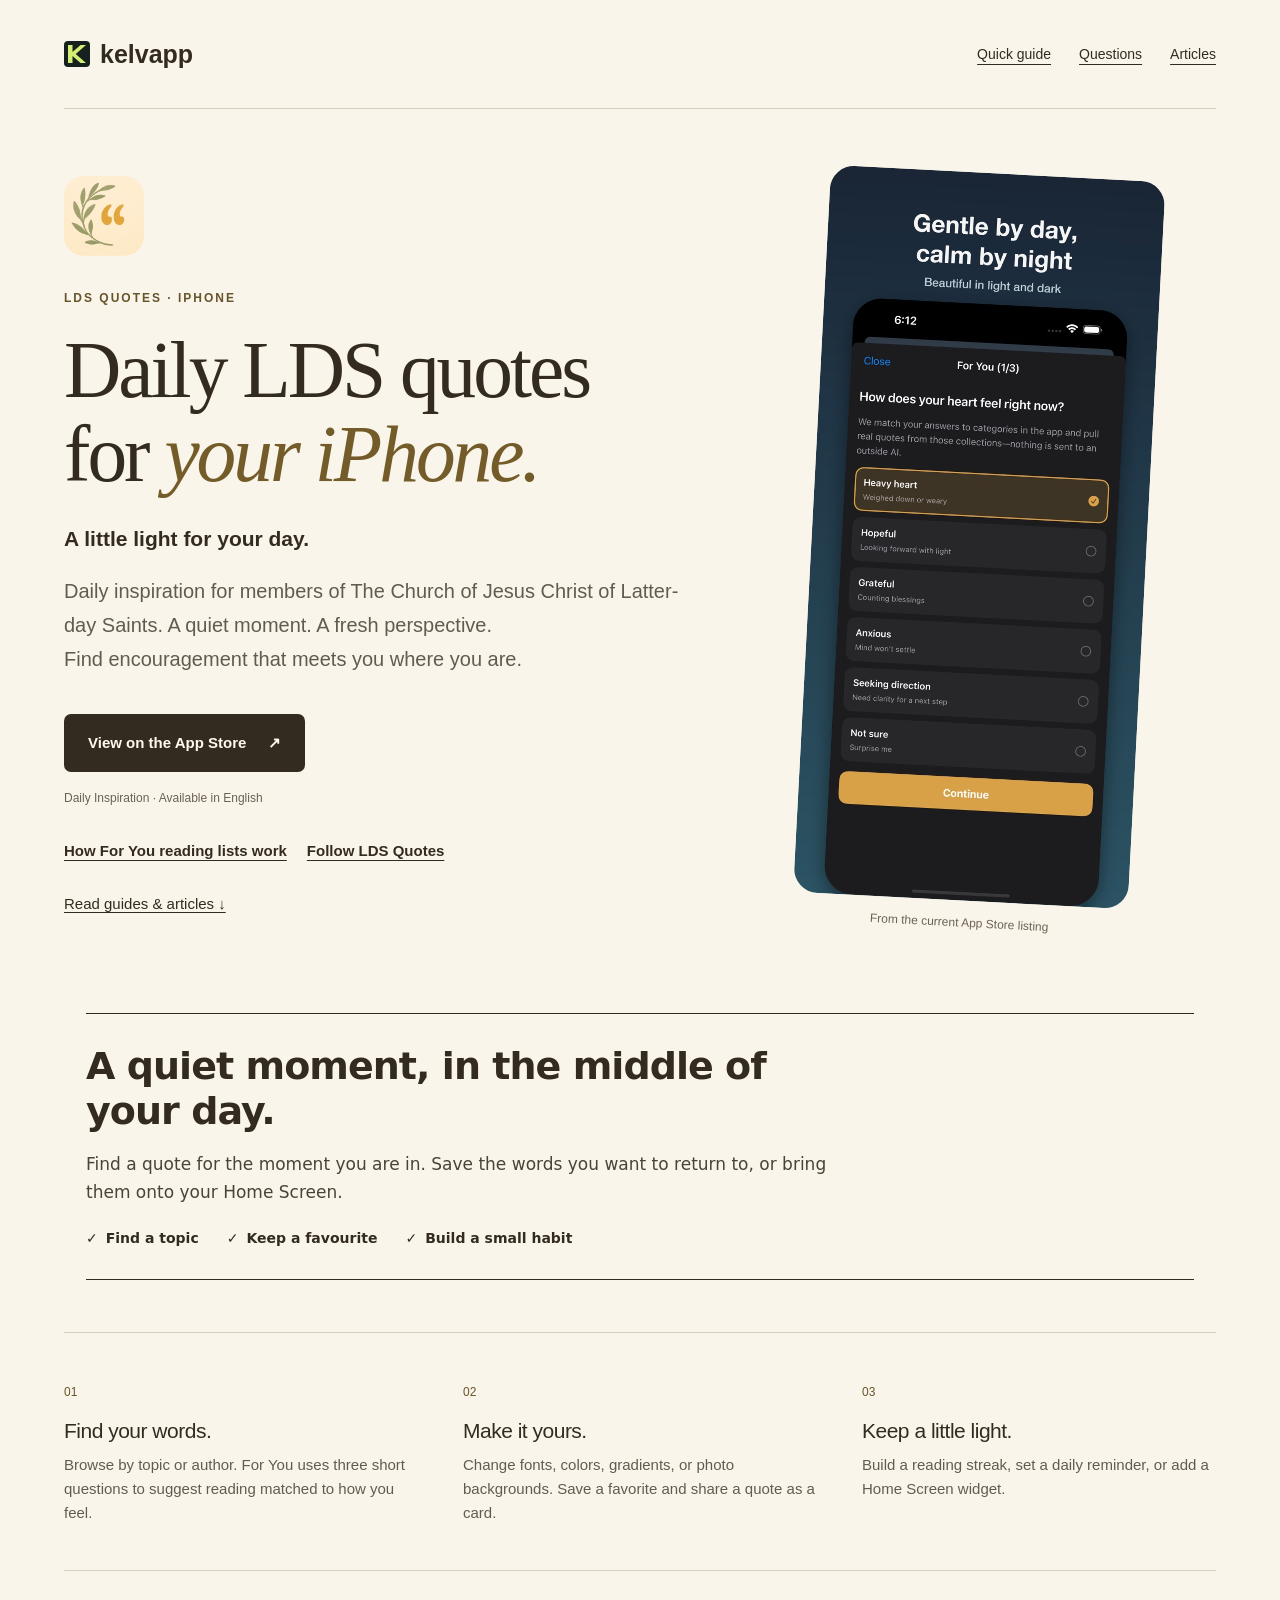
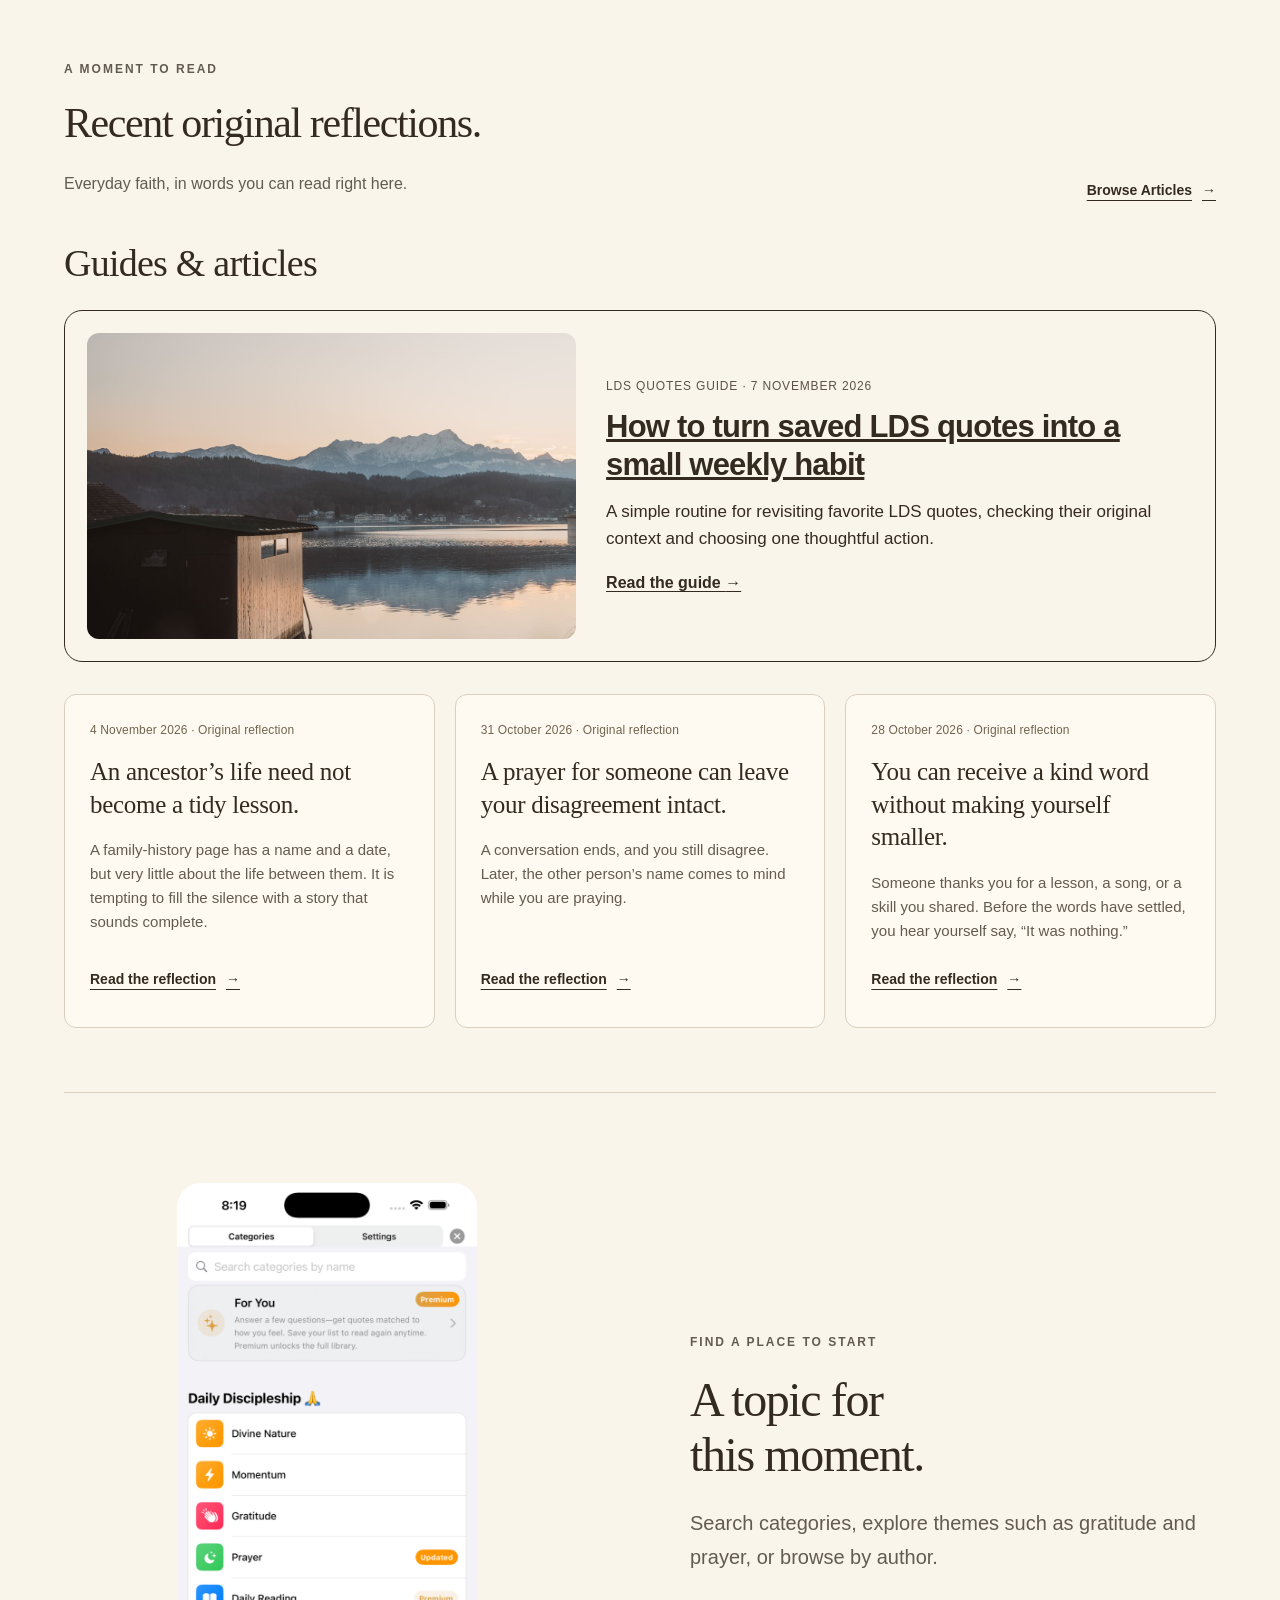
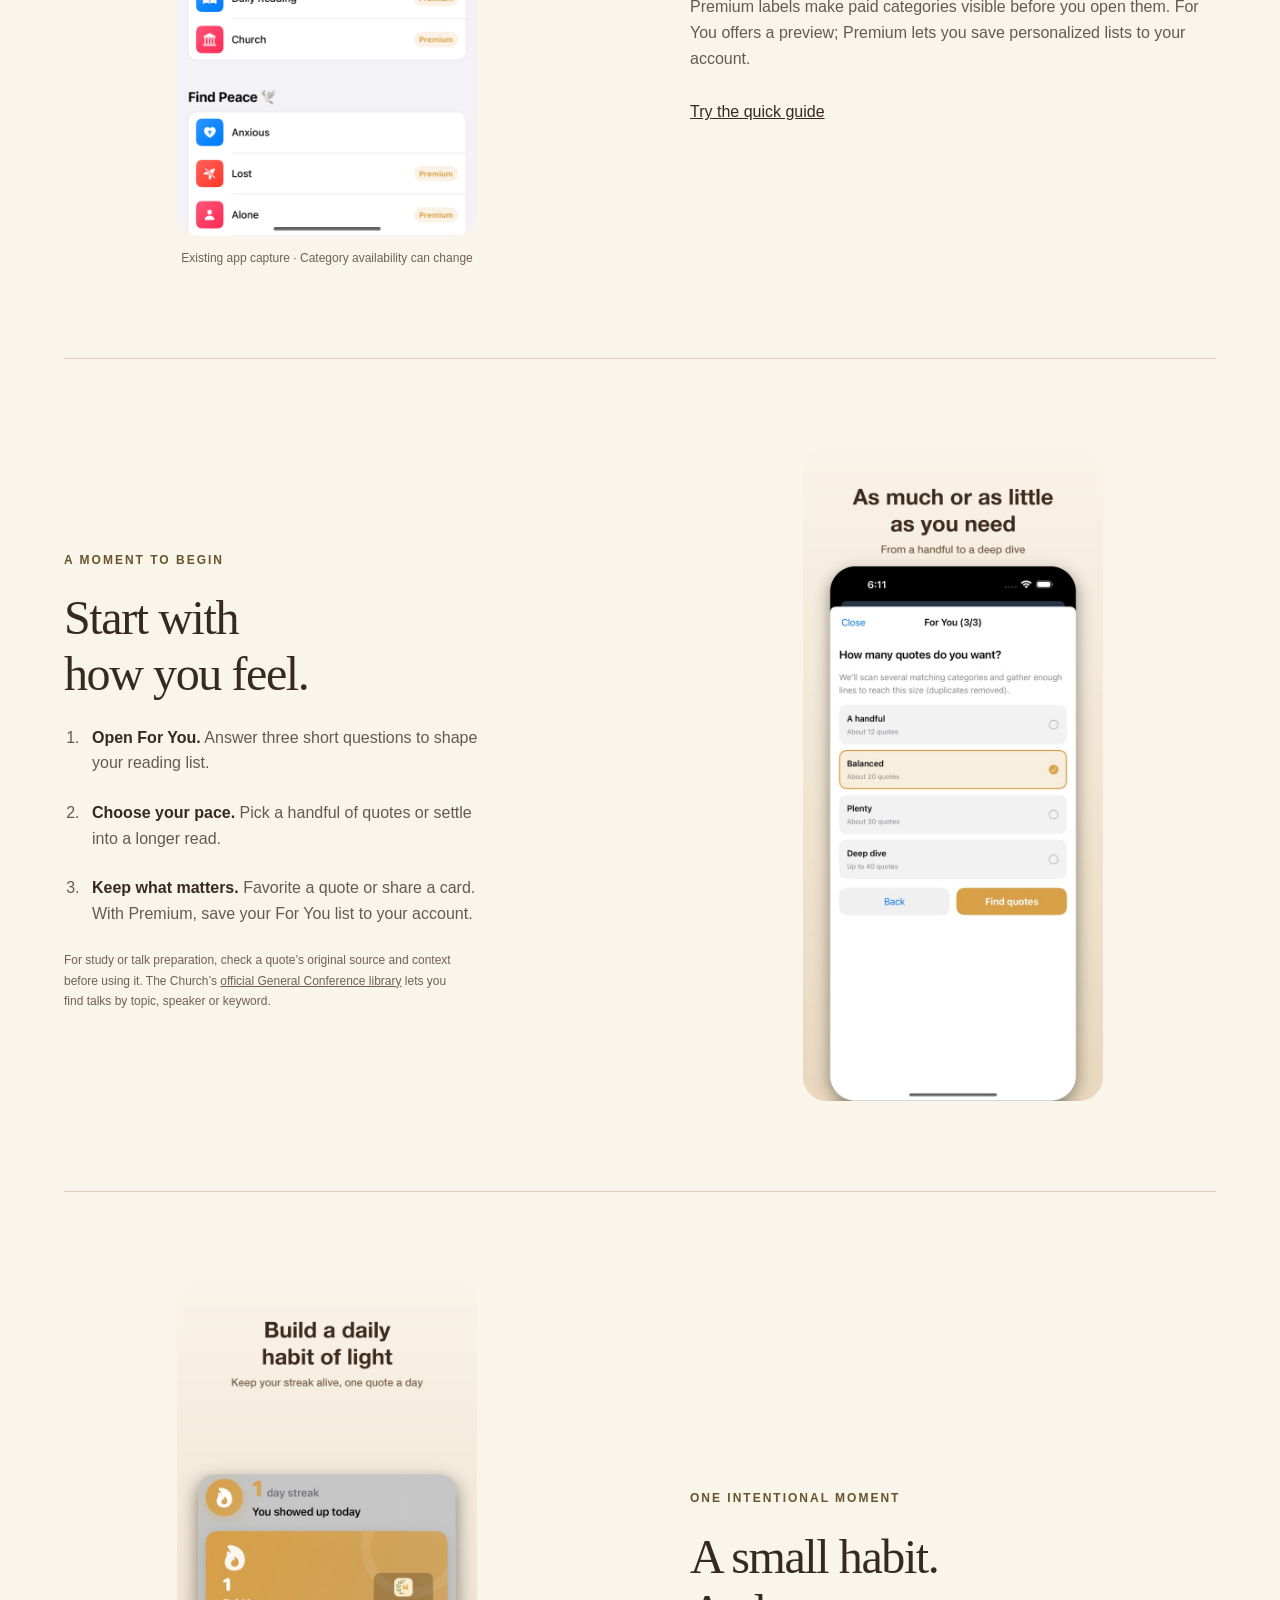
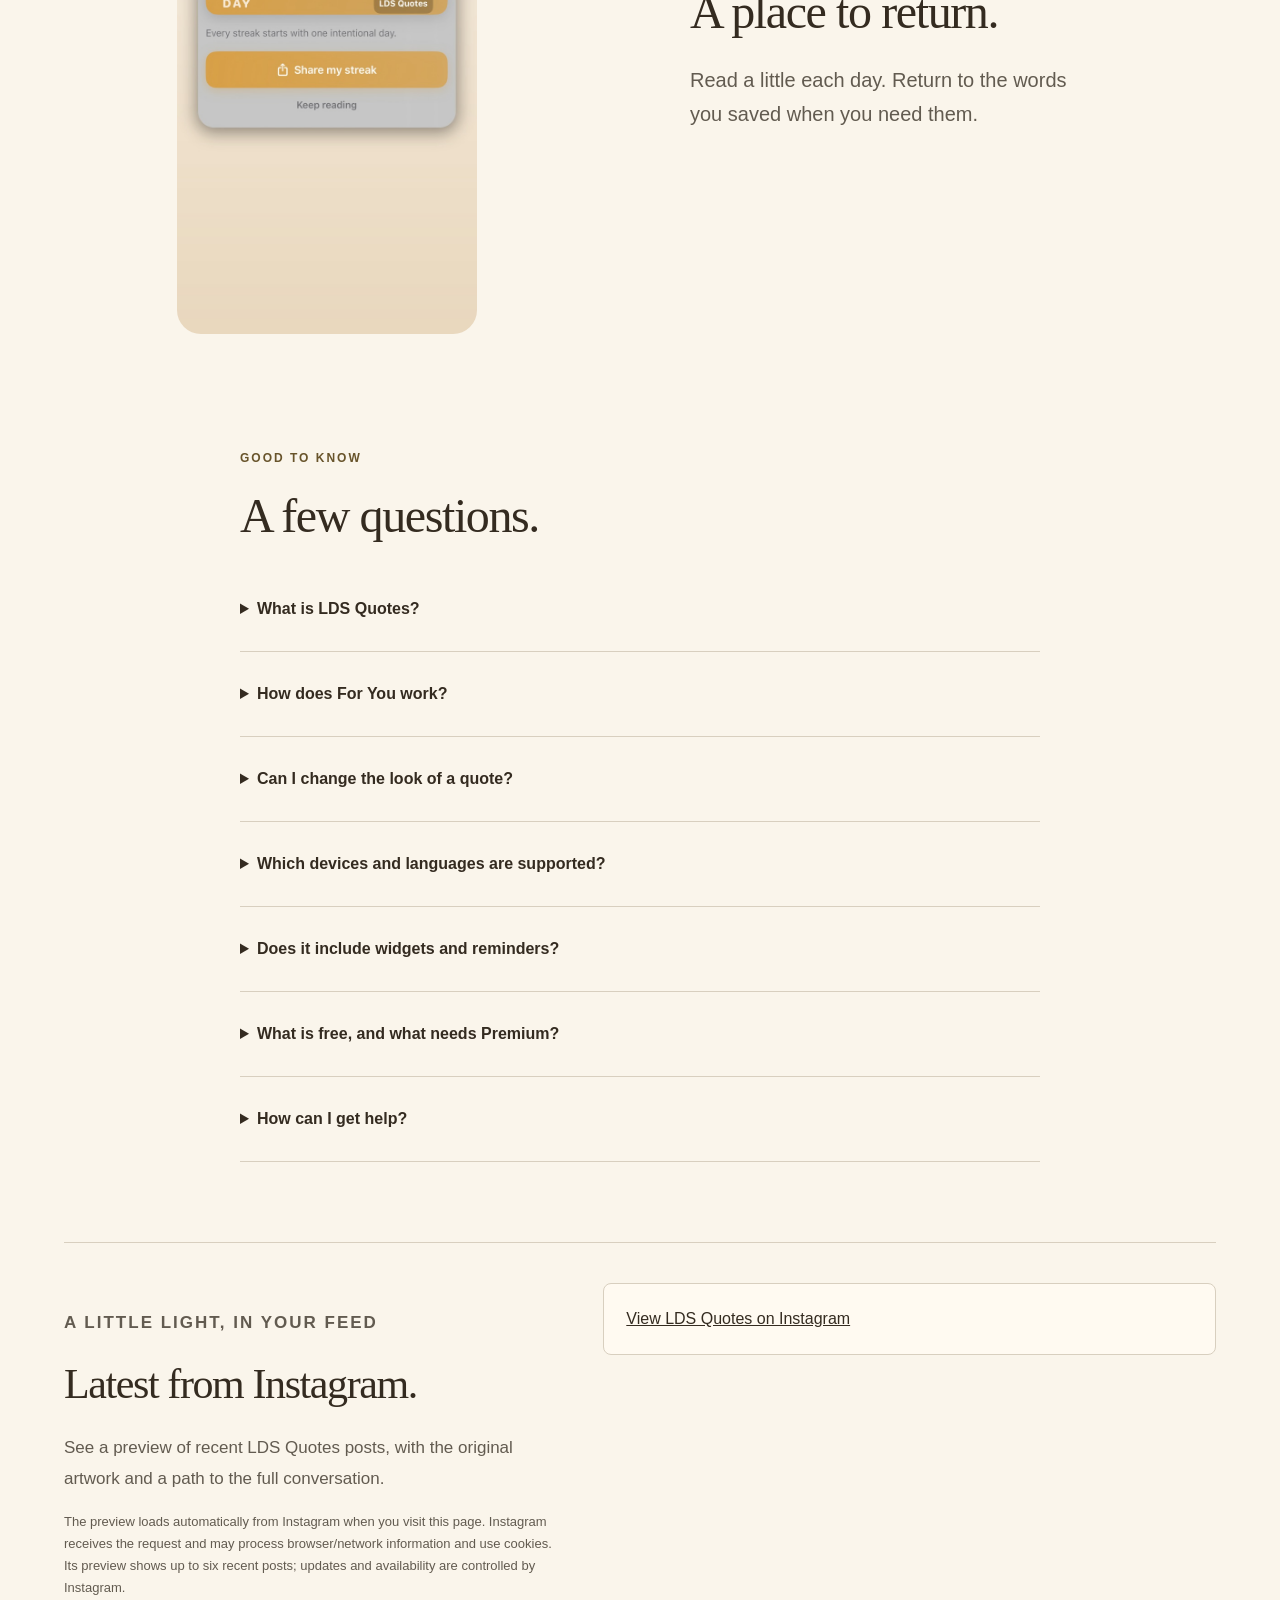
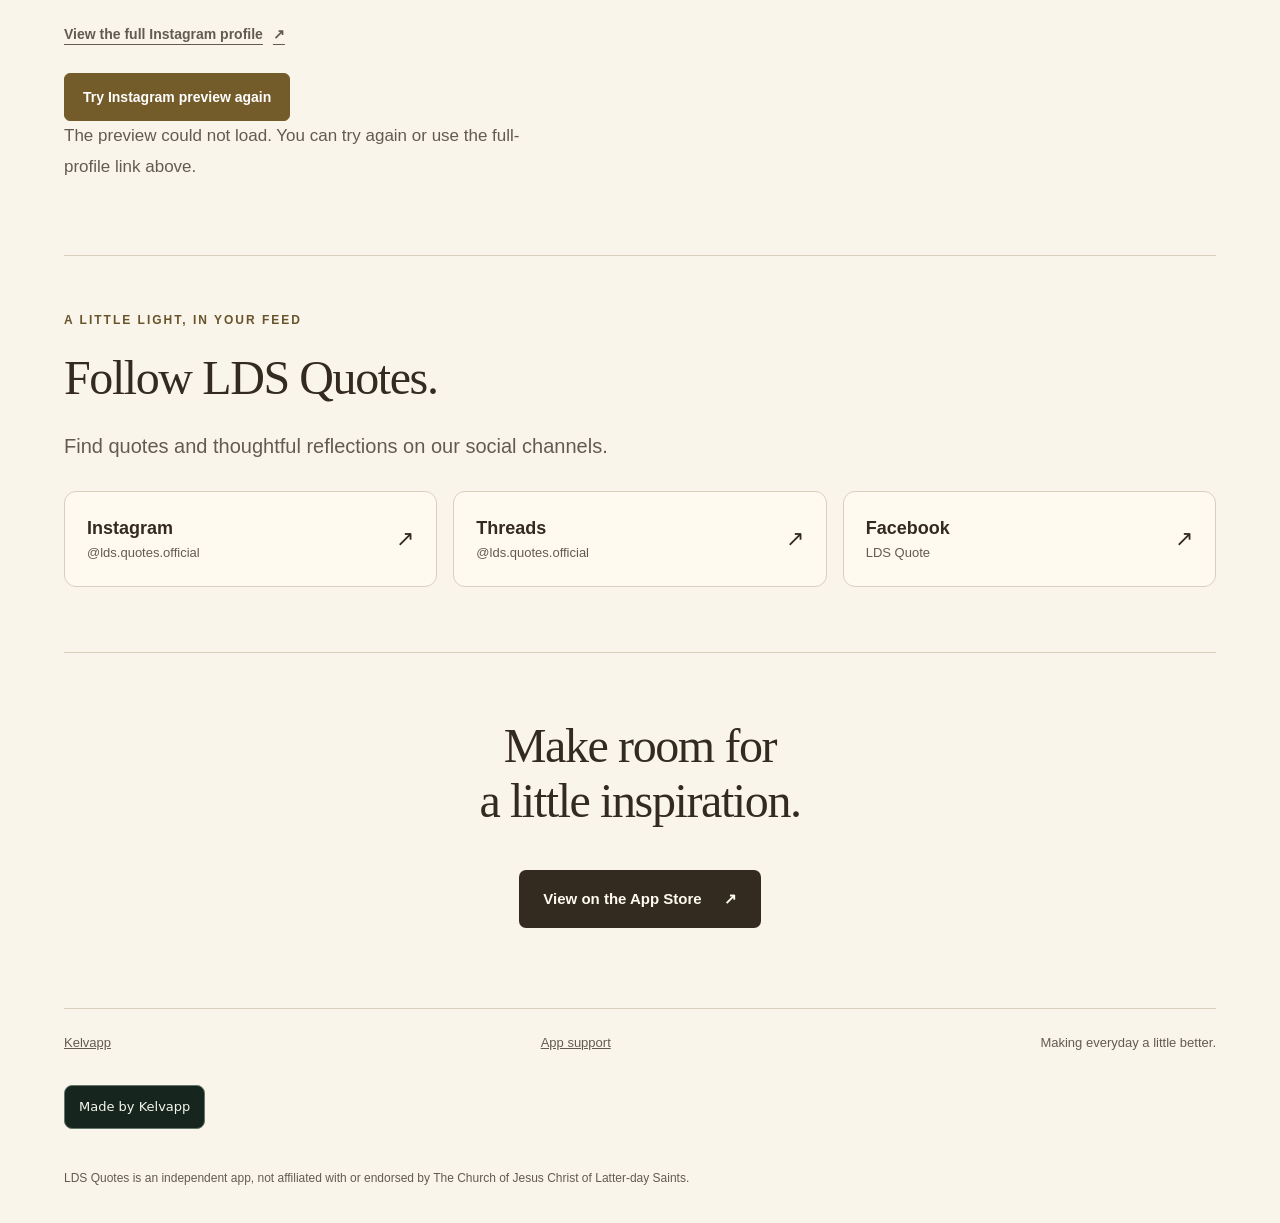
<file: index.html>
<!doctype html><html lang="en"><head><meta charset="utf-8"><meta name="viewport" content="width=device-width,initial-scale=1"><title>LDS Quotes — Daily inspiration for iPhone | Kelvapp</title><meta name="description" content="Find a moment of encouragement with LDS Quotes. Explore topics, create a For You list, save favorites, and share quote cards. Available in English for iPhone."><meta name="robots" content="index,follow"><link rel="canonical" href="https://kelvapp.com/lds-quotes/"><link rel="icon" href="_kelvapp/assets/kelvapp-k2-mark-citron.svg" type="image/svg+xml"><link rel="stylesheet" href="_kelvapp/lds-quotes/style.css"><link rel="stylesheet" href="_kelvapp/lds-quotes/read/reading.css"><meta property="og:type" content="website"><meta property="og:site_name" content="Kelvapp"><meta property="og:title" content="LDS Quotes — Daily inspiration for iPhone | Kelvapp"><meta property="og:description" content="Find a moment of encouragement with LDS Quotes. Explore topics, create a For You list, save favorites, and share quote cards. Available in English for iPhone."><meta property="og:url" content="https://kelvapp.com/lds-quotes/"><meta property="og:image" content="https://kelvapp.com/assets/lds-quotes/social.png"><meta property="og:image:alt" content="LDS Quotes. A little light for your day."><meta name="twitter:card" content="summary_large_image"><meta name="twitter:title" content="LDS Quotes — Daily inspiration for iPhone | Kelvapp"><meta name="twitter:description" content="Find a moment of encouragement with LDS Quotes. Explore topics, create a For You list, save favorites, and share quote cards. Available in English for iPhone."><meta name="twitter:image" content="https://kelvapp.com/assets/lds-quotes/social.png"><script type="application/ld+json">{"@context":"https://schema.org","@graph":[{"@type":"Organization","@id":"https://kelvapp.com/#publisher","name":"Kelvapp","url":"https://kelvapp.com/","logo":"https://kelvapp.com/assets/kelvapp-k2-mark-citron.svg"},{"@type":"WebSite","@id":"https://kelvapp.com/#website","name":"Kelvapp","url":"https://kelvapp.com/","description":"One person building thoughtful products for everyday problems.","publisher":{"@id":"https://kelvapp.com/#publisher"}},{"@type":"WebPage","name":"LDS Quotes — Daily inspiration for iPhone | Kelvapp","description":"Find a moment of encouragement with LDS Quotes. Explore topics, create a For You list, save favorites, and share quote cards. Available in English for iPhone.","url":"https://kelvapp.com/lds-quotes/","inLanguage":"en","isPartOf":{"@id":"https://kelvapp.com/#website"},"@id":"https://kelvapp.com/lds-quotes/#webpage","publisher":{"@id":"https://kelvapp.com/#publisher"},"about":{"@id":"https://kelvapp.com/lds-quotes/#app"},"mainEntity":{"@id":"https://kelvapp.com/lds-quotes/#app"}},{"@type":"SoftwareApplication","name":"LDS Quotes: Daily Inspiration","applicationCategory":"LifestyleApplication","operatingSystem":"iOS 17.0 or later","inLanguage":"en","url":"https://kelvapp.com/lds-quotes/","downloadUrl":"https://apps.apple.com/app/id1506121689","image":"https://kelvapp.com/assets/lds-quotes/icon.jpg","description":"Find a moment of encouragement with LDS Quotes. Explore topics, create a For You list, save favorites, and share quote cards. Available in English for iPhone.","@id":"https://kelvapp.com/lds-quotes/#app","publisher":{"@id":"https://kelvapp.com/#publisher"},"mainEntityOfPage":{"@id":"https://kelvapp.com/lds-quotes/#webpage"},"sameAs":["https://apps.apple.com/app/id1506121689","https://www.instagram.com/lds.quotes.official/","https://www.threads.com/@lds.quotes.official","https://www.facebook.com/people/LDS-Quote/61552775544322/"]},{"@type":"BreadcrumbList","itemListElement":[{"@type":"ListItem","position":1,"name":"Kelvapp","item":"https://kelvapp.com/"},{"@type":"ListItem","position":2,"name":"LDS Quotes","item":"https://kelvapp.com/lds-quotes/"}]},{"@type":"FAQPage","mainEntity":[{"@type":"Question","name":"What is LDS Quotes?","acceptedAnswer":{"@type":"Answer","text":"LDS Quotes: Daily Inspiration is an app for browsing uplifting Latter-day Saint quotes by topic or author, saving favorites, and sharing quote cards."}},{"@type":"Question","name":"How does For You work?","acceptedAnswer":{"@type":"Answer","text":"Answer three questions about how you feel and what you want to read. You can preview a matching selection; Premium saves personalized lists to your account and unlocks the full category library."}},{"@type":"Question","name":"Can I change the look of a quote?","acceptedAnswer":{"@type":"Answer","text":"Yes. The app includes themes, fonts, colors, gradients, and photo backgrounds, along with light and dark appearances."}},{"@type":"Question","name":"Which devices and languages are supported?","acceptedAnswer":{"@type":"Answer","text":"Designed for iPhone with iOS 17.0 or later. The app is currently available in English."}},{"@type":"Question","name":"Does it include widgets and reminders?","acceptedAnswer":{"@type":"Answer","text":"The current app includes Home Screen widgets and daily reminders. Check the app for the available widget choices and settings."}},{"@type":"Question","name":"What is free, and what needs Premium?","acceptedAnswer":{"@type":"Answer","text":"The app is free to download, with free categories and a For You preview. Categories marked Premium and curated Premium themes require an upgrade. Premium also saves personalized For You lists to your account. Check the app for current access and purchase options."}},{"@type":"Question","name":"How can I get help?","acceptedAnswer":{"@type":"Answer","text":"Email kelvin.vins@gmail.com for app support. For purchase issues, include the problem and app version, without sending passwords or payment details."}}]}]}</script>
<style id="kelvapp-maker-style">.kelvapp-maker-wrap{flex-basis:100%;width:100%;margin:16px 0 0}.kelvapp-maker{display:inline-flex!important;align-items:center;justify-content:center;min-height:44px;box-sizing:border-box;padding:8px 14px;border:1px solid #62766a;border-radius:8px;background:#17251f;color:#f5f7ef!important;font:500 13px/1.4 system-ui,sans-serif!important;text-decoration:none!important;letter-spacing:normal}.kelvapp-maker:hover{background:#283e32}.kelvapp-maker:focus-visible{outline:3px solid #8cbf74;outline-offset:3px}</style>
<style id="seo-clarity-style">.brand-slogan{font-size:21px;line-height:1.45;color:inherit;font-weight:600;margin:0 0 20px}.hero-guide-links{display:flex;flex-wrap:wrap;gap:8px 20px;margin:20px 0 0}.hero-guide-links a{display:inline-flex;align-items:center;min-height:44px;padding:10px 0;text-underline-offset:4px;font-size:15px;font-weight:600}.hero-guide-links a:focus-visible{outline:3px solid currentColor;outline-offset:4px}.quickstart-checks li{margin:10px 0}.quickstart-note{border-left:3px solid #d4ef74;padding-left:18px;margin:24px 0}.hero h1{overflow-wrap:normal}@media(max-width:650px){.brand-slogan{font-size:18px}.hero-guide-links{gap:4px 16px}.hero-guide-links a{font-size:14px}}</style><style id="lds-social-style">.lds-social{border-top:1px solid #d8cfbf;padding:55px 0 65px}.lds-social .eyebrow{margin-top:0}.lds-social .lead{max-width:620px;margin-bottom:28px}.lds-social-links{display:grid;grid-template-columns:repeat(3,minmax(0,1fr));gap:16px}.lds-social-link{display:flex;align-items:center;justify-content:space-between;gap:16px;min-height:96px;padding:20px 22px;border:1px solid #d8cfbf;border-radius:12px;text-decoration:none;background:#fffaf0}.lds-social-link:hover{background:#f1e8d8;border-color:#9b855b}.lds-social-link strong{display:block;font-size:18px}.lds-social-link small{display:block;font-size:13px;color:#625b50;overflow-wrap:anywhere}.lds-social-link .outbound{font-size:22px;flex-shrink:0}@media(max-width:800px){.lds-social-links{grid-template-columns:1fr}.lds-social-link{min-height:82px}}@media(max-width:600px){.lds-social{padding:40px 0 45px}}</style><link rel="stylesheet" href="_kelvapp/lds-quotes/read/instagram.css"><style id="app-article-styles">.app-guide-section{width:min(1120px,calc(100% - 40px));margin:50px auto;padding:24px 0;scroll-margin-top:25px}.app-guide-section>h2{font-size:clamp(28px,4vw,38px);line-height:1.2;margin:0 0 24px;letter-spacing:-.02em}.app-article-card{display:grid;grid-template-columns:minmax(0,1fr) minmax(0,1.2fr);gap:30px;border:1px solid currentColor;border-radius:18px;padding:22px;align-items:center;text-align:left}.app-article-card img{display:block;width:100%;height:auto;aspect-ratio:16/10;object-fit:cover;border-radius:12px}.app-article-card h3{font:700 clamp(23px,3vw,31px)/1.22 -apple-system,BlinkMacSystemFont,Segoe UI,sans-serif;letter-spacing:-.025em;margin:8px 0 14px;max-width:none}.app-article-card p{font-size:17px;line-height:1.6;margin:0 0 18px;max-width:none}.app-article-card .app-article-meta{font-size:12px;letter-spacing:.07em;text-transform:uppercase;margin:0 0 12px;opacity:.8}.app-article-card .app-article-read{font-size:16px;font-weight:700;text-decoration:underline;text-underline-offset:.2em}.kelvapp-guide-jump{font-size:15px!important;line-height:1.5;margin-top:20px!important}.kelvapp-guide-jump a{text-decoration:underline;text-underline-offset:.2em}.guide-strip .app-guide-section,.reading-preview .app-guide-section{width:100%;margin:24px 0 32px;padding:0}.guide-strip .app-article-card{display:grid;grid-template-columns:minmax(0,1fr) minmax(0,1.2fr)}.guide-strip .app-article-card>div{display:block}.guide-strip .app-article-card a{display:inline;font-size:inherit}.guide-strip .app-article-card h3 a{font-size:inherit}@media(max-width:650px){.app-guide-section{margin:32px auto}.app-article-card,.guide-strip .app-article-card{grid-template-columns:minmax(0,1fr);gap:20px;padding:18px}.app-article-card h3{font-size:25px}.app-article-card p{font-size:16px}.app-guide-section>h2{font-size:29px}}</style><style id="kv-reconcile-20261110">
/* App-specific editorial bridge; no JS, tracking or new assets. */
.kv-story{width:min(1120px,calc(100% - 44px));margin:0 auto 52px;padding:30px 0;border-top:1px solid currentColor;border-bottom:1px solid currentColor;color:inherit;text-align:left}.kv-story h2{font:700 clamp(26px,3vw,38px)/1.18 system-ui,sans-serif;letter-spacing:-.025em;max-width:780px;margin:0 0 16px}.kv-story p{font:400 17px/1.65 system-ui,sans-serif;max-width:780px;margin:0; color:inherit;opacity:.88}.kv-story ul{display:flex;flex-wrap:wrap;gap:12px 28px;list-style:none;padding:0;margin:22px 0 0}.kv-story li{font:650 14px/1.5 system-ui,sans-serif;margin:0}.kv-story li:before{content:'✓';margin-right:8px}.hero .kv-product-name{font-size:13px;text-transform:uppercase;letter-spacing:.1em;font-weight:750}.hero h1{overflow-wrap:break-word}@media(max-width:600px){.hero.wrap .tag{font-size:21px;margin-top:18px}.hero.wrap .lede{font-size:16px}.kv-story{margin-bottom:34px;padding:24px 0}.kv-story ul{display:grid;gap:10px}.kv-story h2{font-size:28px}}
</style></head><body><a class="skip" href="#main">Skip to content</a><div class="wrap"><header><a class="brand" href="https://kelvapp.com/"><img src="_kelvapp/assets/kelvapp-k2-mark-citron.svg" width="26" height="26" alt="">kelvapp</a><nav aria-label="LDS Quotes"><a href="#guide">Quick guide</a><a href="#questions">Questions</a><a href="_kelvapp/lds-quotes/read/index.html">Articles</a></nav></header><main id="main"><section class="hero"><div class="hero-copy"><img class="icon" src="_kelvapp/assets/lds-quotes/icon.jpg" width="80" height="80" alt="LDS Quotes app icon"><p class="eyebrow">LDS QUOTES · IPHONE</p><h1>Daily LDS quotes<br>for <em>your iPhone.</em></h1><p class="brand-slogan">A little light for your day.</p><p class="lead">Daily inspiration for members of The Church of Jesus Christ of Latter-day Saints. A quiet moment. A fresh perspective.<br>Find encouragement that meets you where you are.</p><a class="button" href="https://apps.apple.com/app/id1506121689">View on the App Store <span aria-hidden="true">↗</span></a><p class="note">Daily Inspiration · Available in English</p><nav class="hero-guide-links" aria-label="LDS Quotes getting started"><a href="#guide">How For You reading lists work</a><a href="#social">Follow LDS Quotes</a></nav><p class="kelvapp-guide-jump"><a href="#app-guides">Read guides &amp; articles ↓</a></p></div><figure class="hero-art"><img src="_kelvapp/assets/lds-quotes/store-5.jpg" width="660" height="1434" alt="Official LDS Quotes App Store capture showing the For You mood question in dark mode."><figcaption>From the current App Store listing</figcaption></figure></section><section class="kv-story" aria-labelledby="kv-story-title"><h2 id="kv-story-title">A quiet moment, in the middle of your day.</h2><p>Find a quote for the moment you are in. Save the words you want to return to, or bring them onto your Home Screen.</p><ul><li>Find a topic</li><li>Keep a favourite</li><li>Build a small habit</li></ul></section><section class="features" aria-label="Ways to use LDS Quotes"><div><span class="number">01</span><h2>Find your words.</h2><p>Browse by topic or author. For You uses three short questions to suggest reading matched to how you feel.</p></div><div><span class="number">02</span><h2>Make it yours.</h2><p>Change fonts, colors, gradients, or photo backgrounds. Save a favorite and share a quote as a card.</p></div><div><span class="number">03</span><h2>Keep a little light.</h2><p>Build a reading streak, set a daily reminder, or add a Home Screen widget.</p></div></section><section class="reading-preview" id="reading-preview" aria-labelledby="reading-preview-title"><div class="reading-preview-head"><div><p class="eyebrow">A MOMENT TO READ</p><h2 id="reading-preview-title">Recent original reflections.</h2><p>Everyday faith, in words you can read right here.</p></div><a class="reading-link" href="_kelvapp/lds-quotes/read/index.html">Browse Articles <span aria-hidden="true">→</span></a></div><section class="app-guide-section" id="app-guides" aria-labelledby="app-guides-title"><h2 id="app-guides-title">Guides &amp; articles</h2><article class="app-article-card"><a href="_kelvapp/lds-quotes/guides/revisit-saved-quotes/index.html" tabindex="-1" aria-hidden="true"><img src="_kelvapp/assets/guides/lds-quotes.jpg" alt="" width="640" height="400" loading="lazy"></a><div><p class="app-article-meta">LDS Quotes guide · 7 November 2026</p><h3><a href="_kelvapp/lds-quotes/guides/revisit-saved-quotes/index.html">How to turn saved LDS quotes into a small weekly habit</a></h3><p>A simple routine for revisiting favorite LDS quotes, checking their original context and choosing one thoughtful action.</p><a class="app-article-read" href="_kelvapp/lds-quotes/guides/revisit-saved-quotes/index.html">Read the guide <span aria-hidden="true">→</span></a></div></article></section><div class="reading-cards"><article class="reading-card"><p class="reading-meta"><time datetime="2026-11-04">4 November 2026</time> · Original reflection</p><h3>An ancestor’s life need not become a tidy lesson.</h3><p>A family-history page has a name and a date, but very little about the life between them. It is tempting to fill the silence with a story that sounds complete.</p><a class="reading-link" href="_kelvapp/lds-quotes/read/index.html#honoring-an-unfinished-story" aria-label="Read honoring an unfinished story">Read the reflection <span aria-hidden="true">→</span></a></article><article class="reading-card"><p class="reading-meta"><time datetime="2026-10-31">31 October 2026</time> · Original reflection</p><h3>A prayer for someone can leave your disagreement intact.</h3><p>A conversation ends, and you still disagree. Later, the other person’s name comes to mind while you are praying.</p><a class="reading-link" href="_kelvapp/lds-quotes/read/prayer/index.html#prayer-and-disagreement" aria-label="Read prayer and disagreement">Read the reflection <span aria-hidden="true">→</span></a></article><article class="reading-card"><p class="reading-meta"><time datetime="2026-10-28">28 October 2026</time> · Original reflection</p><h3>You can receive a kind word without making yourself smaller.</h3><p>Someone thanks you for a lesson, a song, or a skill you shared. Before the words have settled, you hear yourself say, “It was nothing.”</p><a class="reading-link" href="_kelvapp/lds-quotes/read/gratitude/index.html#receive-a-kind-word" aria-label="Read receive a kind word">Read the reflection <span aria-hidden="true">→</span></a></article></div></section><section class="editorial category-guide" aria-labelledby="category-title"><figure><img src="_kelvapp/assets/lds-quotes/categories.png" width="662" height="1440" loading="lazy" alt="Existing LDS Quotes category screen showing category search, free topics, and clearly marked Premium categories."><figcaption>Existing app capture · Category availability can change</figcaption></figure><div><p class="eyebrow">FIND A PLACE TO START</p><h2 id="category-title">A topic for<br>this moment.</h2><p class="lead">Search categories, explore themes such as gratitude and prayer, or browse by author.</p><p>Premium labels make paid categories visible before you open them. For You offers a preview; Premium lets you save personalized lists to your account.</p><a href="#guide">Try the quick guide</a></div></section><section class="editorial" id="guide"><div class="guide-copy"><p class="eyebrow">A MOMENT TO BEGIN</p><h2>Start with<br>how you feel.</h2><ol><li><strong>Open For You.</strong> Answer three short questions to shape your reading list.</li><li><strong>Choose your pace.</strong> Pick a handful of quotes or settle into a longer read.</li><li><strong>Keep what matters.</strong> Favorite a quote or share a card. With Premium, save your For You list to your account.</li></ol><p class="note">For study or talk preparation, check a quote’s original source and context before using it. The Church’s <a href="https://www.churchofjesuschrist.org/study/general-conference?lang=eng">official General Conference library</a> lets you find talks by topic, speaker or keyword.</p></div><figure><img src="_kelvapp/assets/lds-quotes/store-7.jpg" width="660" height="1434" loading="lazy" alt="Official App Store capture showing For You reading-list sizes: A handful, Balanced, Plenty, and Deep dive."></figure></section><section class="habit"><figure><img src="_kelvapp/assets/lds-quotes/store-10.jpg" width="660" height="1434" loading="lazy" alt="Official App Store capture showing a one-day reading streak and the Share my streak button."></figure><div><p class="eyebrow">ONE INTENTIONAL MOMENT</p><h2>A small habit.<br>A place to return.</h2><p class="lead">Read a little each day. Return to the words you saved when you need them.</p></div></section><section class="questions" id="questions"><p class="eyebrow">GOOD TO KNOW</p><h2>A few questions.</h2><details><summary>What is LDS Quotes?</summary><p>LDS Quotes: Daily Inspiration is an app for browsing uplifting Latter-day Saint quotes by topic or author, saving favorites, and sharing quote cards.</p></details><details><summary>How does For You work?</summary><p>Answer three questions about how you feel and what you want to read. You can preview a matching selection; Premium saves personalized lists to your account and unlocks the full category library.</p></details><details><summary>Can I change the look of a quote?</summary><p>Yes. The app includes themes, fonts, colors, gradients, and photo backgrounds, along with light and dark appearances.</p></details><details><summary>Which devices and languages are supported?</summary><p>Designed for iPhone with iOS 17.0 or later. The app is currently available in English.</p></details><details><summary>Does it include widgets and reminders?</summary><p>The current app includes Home Screen widgets and daily reminders. Check the app for the available widget choices and settings.</p></details><details><summary>What is free, and what needs Premium?</summary><p>The app is free to download, with free categories and a For You preview. Categories marked Premium and curated Premium themes require an upgrade. Premium also saves personalized For You lists to your account. Check the app for current access and purchase options.</p></details><details><summary>How can I get help?</summary><p>Email kelvin.vins@gmail.com for app support. For purchase issues, include the problem and app version, without sending passwords or payment details.</p></details></section><section class="instagram-section" id="instagram-latest" aria-labelledby="instagram-title"><div class="instagram-intro"><p class="eyebrow">A LITTLE LIGHT, IN YOUR FEED</p><h2 id="instagram-title">Latest from Instagram.</h2><p>See a preview of recent LDS Quotes posts, with the original artwork and a path to the full conversation.</p><p class="instagram-privacy">The preview loads automatically from Instagram when you visit this page. Instagram receives the request and may process browser/network information and use cookies. Its preview shows up to six recent posts; updates and availability are controlled by Instagram.</p><p><a class="reading-link" href="https://www.instagram.com/lds.quotes.official/" target="_blank" rel="noopener noreferrer">View the full Instagram profile <span aria-hidden="true">↗</span></a></p><button class="instagram-load" id="instagram-load" type="button" aria-controls="instagram-preview" aria-expanded="false" hidden>Try Instagram preview again</button><p class="instagram-status" id="instagram-status" role="status" aria-live="polite"></p><noscript><p>Use the profile link to view posts on Instagram.</p></noscript></div><div id="instagram-preview" class="instagram-preview" hidden></div><template id="instagram-template"><blockquote class="instagram-media" data-instgrm-permalink="https://www.instagram.com/lds.quotes.official/" data-instgrm-version="14"><a href="https://www.instagram.com/lds.quotes.official/" target="_blank" rel="noopener noreferrer">View LDS Quotes on Instagram</a></blockquote></template></section><section class="lds-social" id="social" aria-labelledby="lds-social-title"><p class="eyebrow">A LITTLE LIGHT, IN YOUR FEED</p><h2 id="lds-social-title">Follow LDS Quotes.</h2><p class="lead">Find quotes and thoughtful reflections on our social channels.</p><div class="lds-social-links"><a class="lds-social-link" href="https://www.instagram.com/lds.quotes.official/" aria-label="LDS Quotes on Instagram"><span><strong>Instagram</strong><small>@lds.quotes.official</small></span><span class="outbound" aria-hidden="true">↗</span></a><a class="lds-social-link" href="https://www.threads.com/@lds.quotes.official" aria-label="LDS Quotes on Threads"><span><strong>Threads</strong><small>@lds.quotes.official</small></span><span class="outbound" aria-hidden="true">↗</span></a><a class="lds-social-link" href="https://www.facebook.com/people/LDS-Quote/61552775544322/" aria-label="LDS Quotes on Facebook"><span><strong>Facebook</strong><small>LDS Quote</small></span><span class="outbound" aria-hidden="true">↗</span></a></div></section><section class="closing"><h2>Make room for<br>a little inspiration.</h2><a class="button" href="https://apps.apple.com/app/id1506121689">View on the App Store <span aria-hidden="true">↗</span></a></section></main><footer><a href="https://kelvapp.com/">Kelvapp</a><a href="mailto:kelvin.vins@gmail.com">App support</a><span>Making everyday a little better.</span>
<div class="kelvapp-maker-wrap"><a class="kelvapp-maker" href="https://kelvapp.com/">Made by Kelvapp</a></div>
</footer><p class="independent">LDS Quotes is an independent app, not affiliated with or endorsed by The Church of Jesus Christ of Latter-day Saints.</p></div><script src="_kelvapp/lds-quotes/read/instagram.js?v=20261106-auto" defer></script></body></html>
</file>
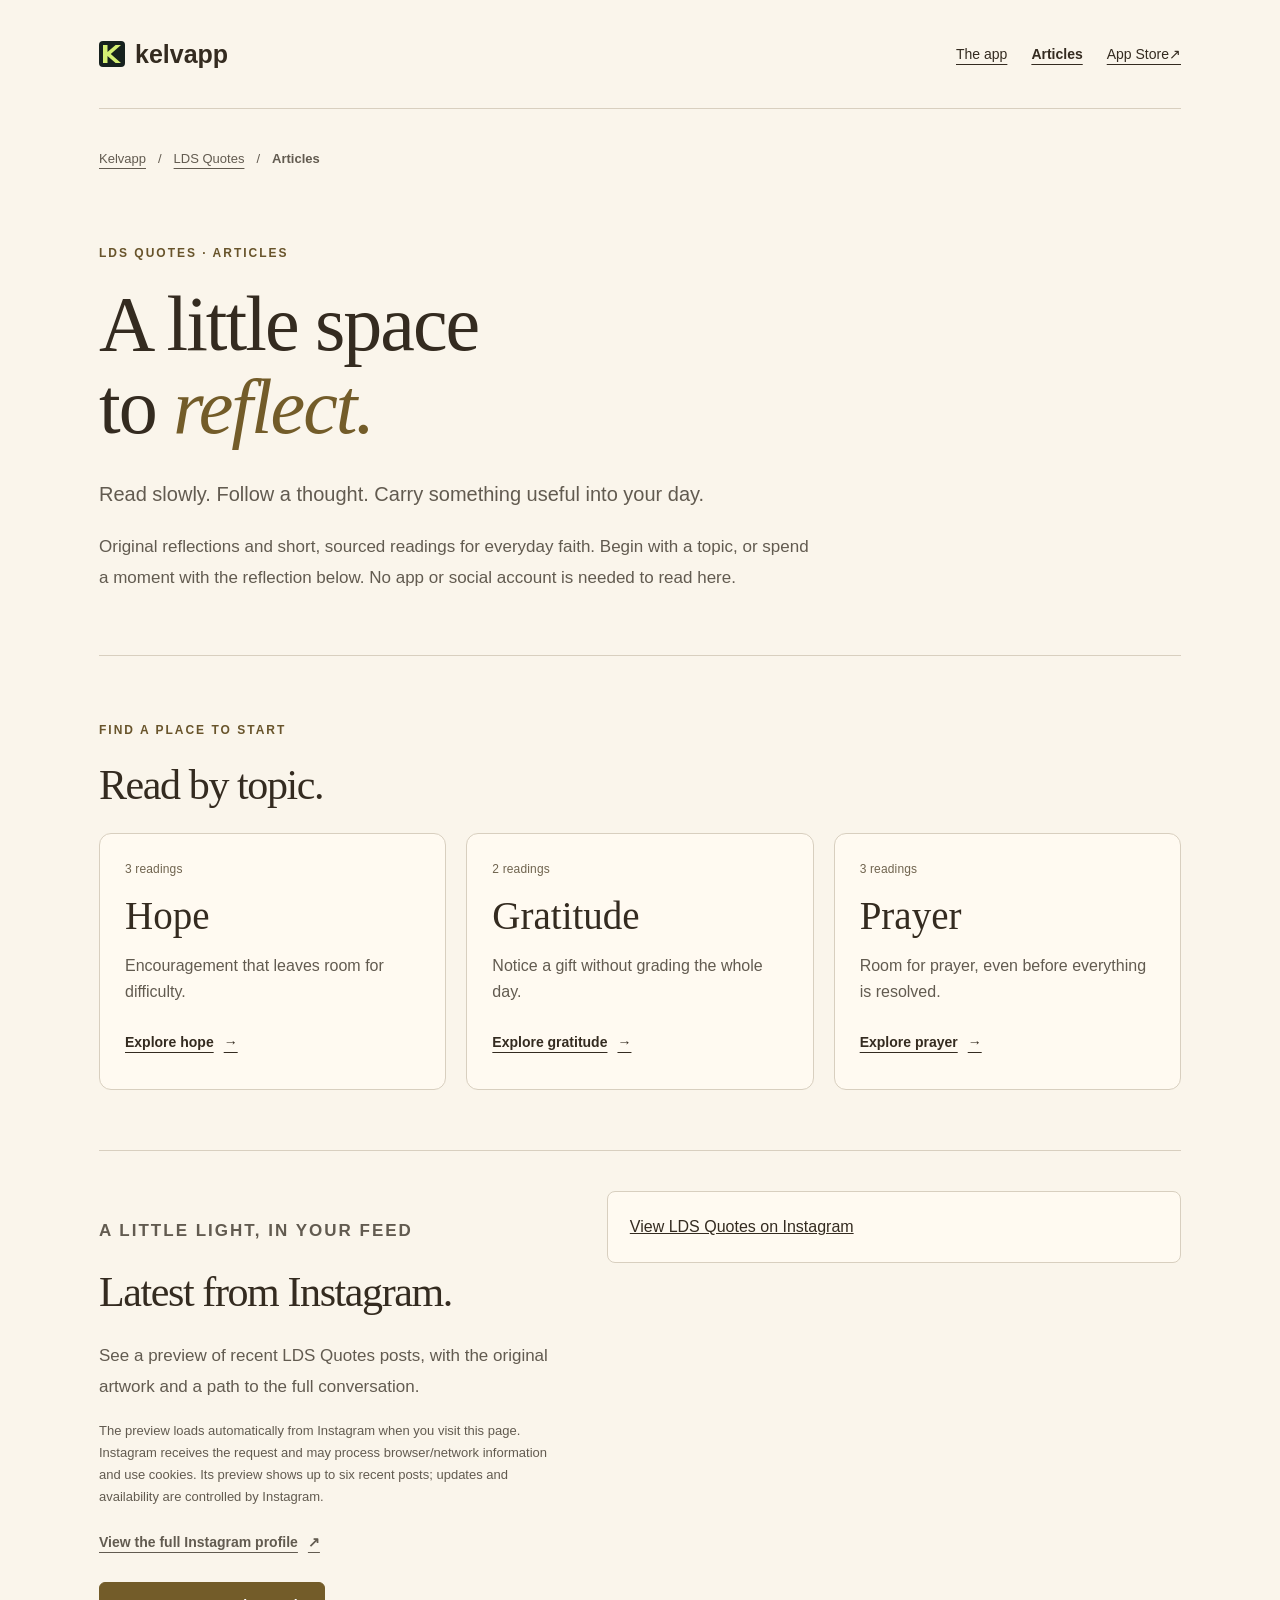
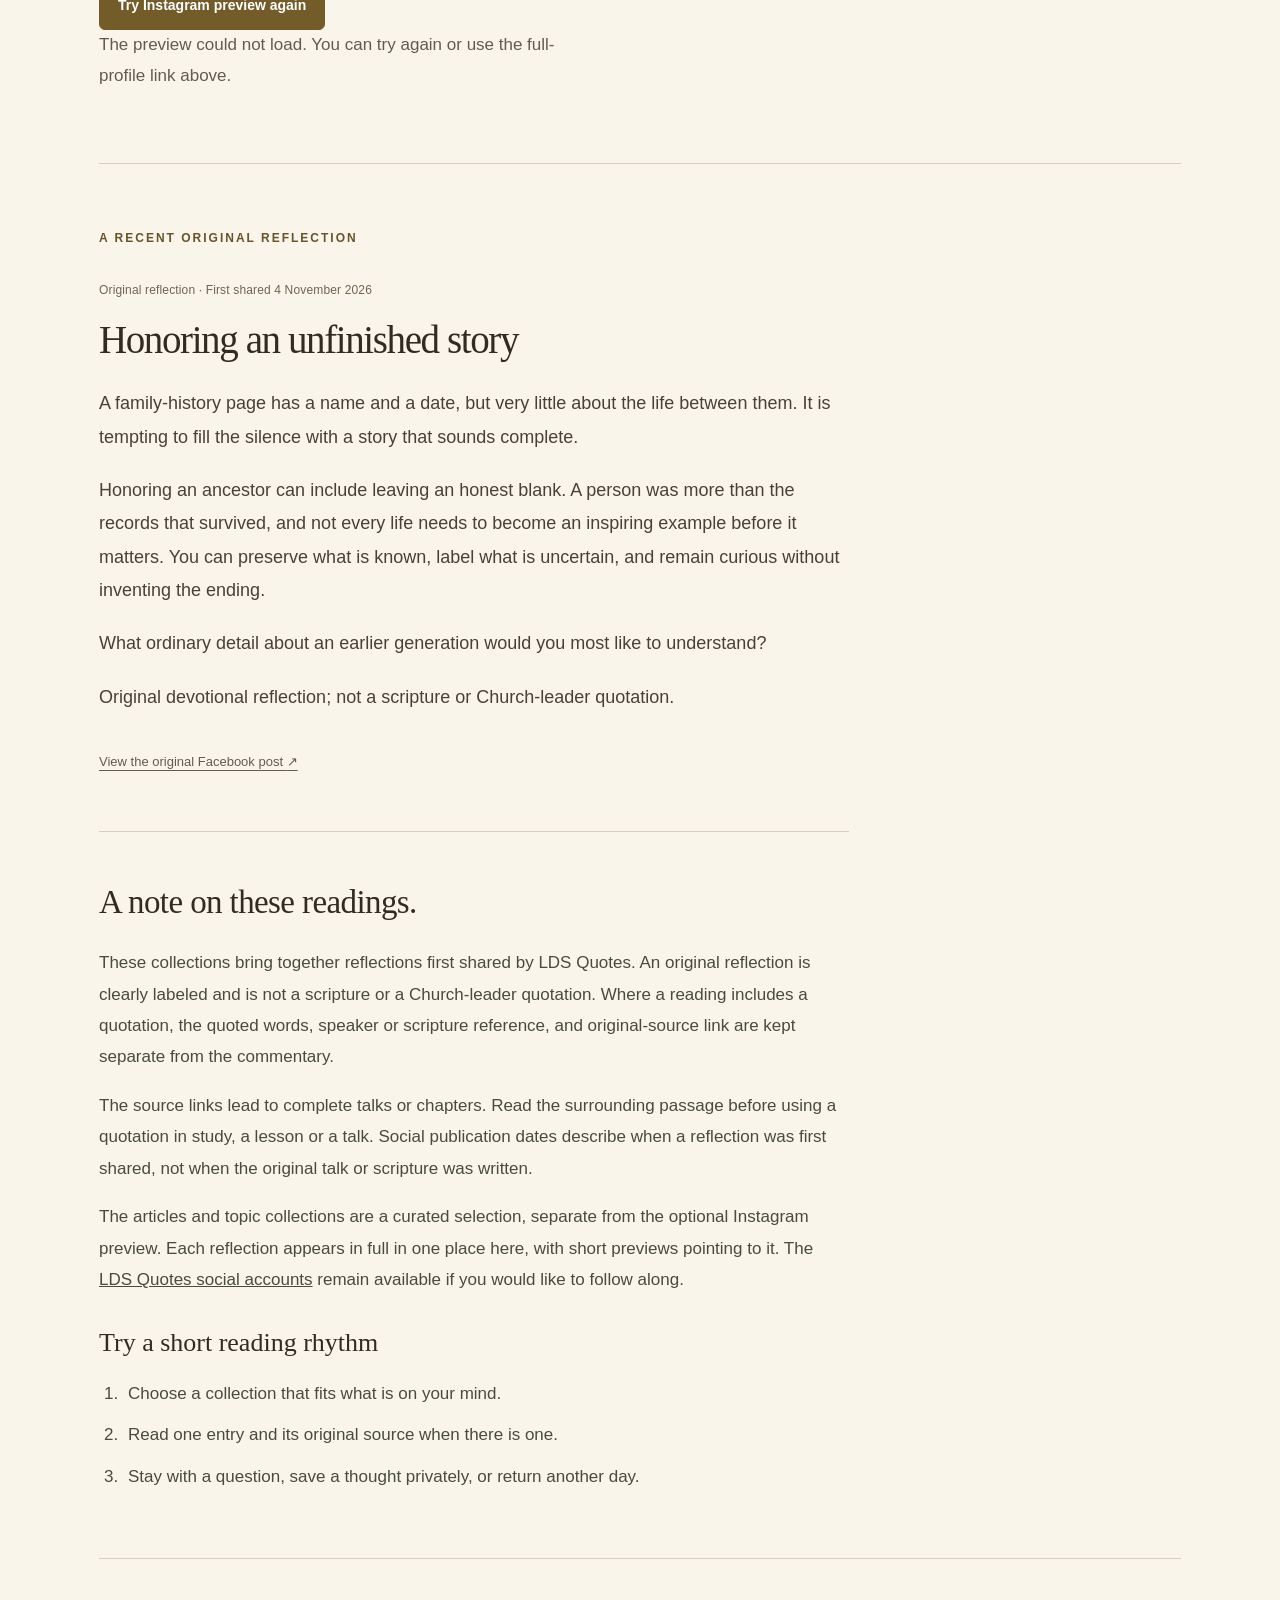
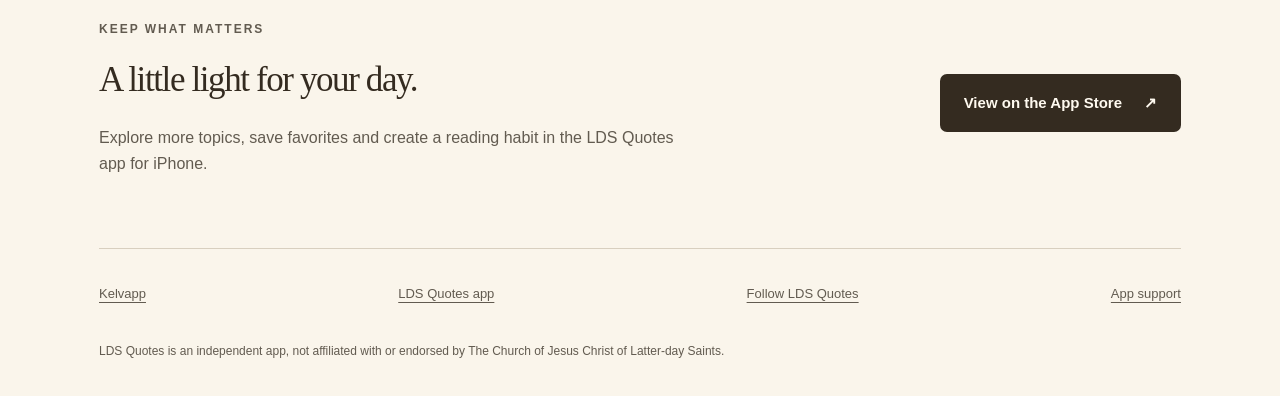
<file: _kelvapp/lds-quotes/read/index.html>
<!doctype html><html lang="en"><head><meta charset="utf-8"><meta name="viewport" content="width=device-width,initial-scale=1"><title>LDS Quotes Articles | Kelvapp</title><meta name="description" content="Read LDS Quotes reflections on hope, gratitude and prayer. Explore short, sourced collections and original reflections for everyday faith."><meta name="robots" content="index,follow"><link rel="canonical" href="https://kelvapp.com/lds-quotes/read/"><link rel="icon" href="../../assets/kelvapp-k2-mark-citron.svg" type="image/svg+xml"><link rel="stylesheet" href="../style.css"><link rel="stylesheet" href="reading.css"><link rel="stylesheet" href="instagram.css"><meta property="og:type" content="website"><meta property="og:site_name" content="Kelvapp"><meta property="og:title" content="LDS Quotes Articles | Kelvapp"><meta property="og:description" content="Read LDS Quotes reflections on hope, gratitude and prayer. Explore short, sourced collections and original reflections for everyday faith."><meta property="og:url" content="https://kelvapp.com/lds-quotes/read/"><meta property="og:image" content="https://kelvapp.com/assets/lds-quotes/social.png"><meta property="og:image:alt" content="LDS Quotes. A little light for your day."><meta name="twitter:card" content="summary_large_image"><meta name="twitter:title" content="LDS Quotes Articles | Kelvapp"><meta name="twitter:description" content="Read LDS Quotes reflections on hope, gratitude and prayer. Explore short, sourced collections and original reflections for everyday faith."><meta name="twitter:image" content="https://kelvapp.com/assets/lds-quotes/social.png"><script type="application/ld+json">{"@context": "https://schema.org", "@graph": [{"@type": "CollectionPage", "name": "LDS Quotes Articles | Kelvapp", "description": "Read LDS Quotes reflections on hope, gratitude and prayer. Explore short, sourced collections and original reflections for everyday faith.", "url": "https://kelvapp.com/lds-quotes/read/", "inLanguage": "en", "isPartOf": {"@type": "WebSite", "name": "Kelvapp", "url": "https://kelvapp.com/"}}, {"@type": "BreadcrumbList", "itemListElement": [{"@type": "ListItem", "position": 1, "name": "Kelvapp", "item": "https://kelvapp.com/"}, {"@type": "ListItem", "position": 2, "name": "LDS Quotes", "item": "https://kelvapp.com/lds-quotes/"}, {"@type": "ListItem", "position": 3, "name": "Articles", "item": "https://kelvapp.com/lds-quotes/read/"}]}]}</script></head><body class="reading-page"><a class="skip" href="#main">Skip to content</a><div class="wrap"><header><a class="brand" href="https://kelvapp.com/"><img src="../../assets/kelvapp-k2-mark-citron.svg" width="26" height="26" alt="">kelvapp</a><nav aria-label="LDS Quotes"><a href="../../../index.html">The app</a><a href="index.html" aria-current="page">Articles</a><a href="https://apps.apple.com/app/id1506121689">App Store <span aria-hidden="true">↗</span></a></nav></header><main id="main"><nav class="reading-breadcrumbs" aria-label="Breadcrumb"><a href="https://kelvapp.com/">Kelvapp</a><span aria-hidden="true">/</span><a href="../../../index.html">LDS Quotes</a><span aria-hidden="true">/</span><span aria-current="page">Articles</span></nav><section class="reading-hero"><p class="eyebrow">LDS QUOTES · ARTICLES</p><h1>A little space<br>to <em>reflect.</em></h1><p class="lead">Read slowly. Follow a thought. Carry something useful into your day.</p><p>Original reflections and short, sourced readings for everyday faith. Begin with a topic, or spend a moment with the reflection below. No app or social account is needed to read here.</p></section><section class="reading-section" aria-labelledby="topics-title"><p class="eyebrow">FIND A PLACE TO START</p><h2 id="topics-title">Read by topic.</h2><div class="reading-topics"><a class="reading-topic" href="hope/index.html"><span class="reading-meta">3 readings</span><h3>Hope</h3><p>Encouragement that leaves room for difficulty.</p><span class="reading-link">Explore hope <span aria-hidden="true">→</span></span></a><a class="reading-topic" href="gratitude/index.html"><span class="reading-meta">2 readings</span><h3>Gratitude</h3><p>Notice a gift without grading the whole day.</p><span class="reading-link">Explore gratitude <span aria-hidden="true">→</span></span></a><a class="reading-topic" href="prayer/index.html"><span class="reading-meta">3 readings</span><h3>Prayer</h3><p>Room for prayer, even before everything is resolved.</p><span class="reading-link">Explore prayer <span aria-hidden="true">→</span></span></a></div></section><section class="instagram-section" id="instagram-latest" aria-labelledby="instagram-title"><div class="instagram-intro"><p class="eyebrow">A LITTLE LIGHT, IN YOUR FEED</p><h2 id="instagram-title">Latest from Instagram.</h2><p>See a preview of recent LDS Quotes posts, with the original artwork and a path to the full conversation.</p><p class="instagram-privacy">The preview loads automatically from Instagram when you visit this page. Instagram receives the request and may process browser/network information and use cookies. Its preview shows up to six recent posts; updates and availability are controlled by Instagram.</p><p><a class="reading-link" href="https://www.instagram.com/lds.quotes.official/" target="_blank" rel="noopener noreferrer">View the full Instagram profile <span aria-hidden="true">↗</span></a></p><button class="instagram-load" id="instagram-load" type="button" aria-controls="instagram-preview" aria-expanded="false" hidden>Try Instagram preview again</button><p class="instagram-status" id="instagram-status" role="status" aria-live="polite"></p><noscript><p>Use the profile link to view posts on Instagram.</p></noscript></div><div id="instagram-preview" class="instagram-preview" hidden></div><template id="instagram-template"><blockquote class="instagram-media" data-instgrm-permalink="https://www.instagram.com/lds.quotes.official/" data-instgrm-version="14"><a href="https://www.instagram.com/lds.quotes.official/" target="_blank" rel="noopener noreferrer">View LDS Quotes on Instagram</a></blockquote></template></section><section class="reading-featured" aria-label="Featured original reflection"><p class="eyebrow">A RECENT ORIGINAL REFLECTION</p><article class="reading-entry" id="honoring-an-unfinished-story"><p class="reading-meta">Original reflection · First shared <time datetime="2026-11-04">4 November 2026</time></p><h2>Honoring an unfinished story</h2><p>A family-history page has a name and a date, but very little about the life between them. It is tempting to fill the silence with a story that sounds complete.</p><p>Honoring an ancestor can include leaving an honest blank. A person was more than the records that survived, and not every life needs to become an inspiring example before it matters. You can preserve what is known, label what is uncertain, and remain curious without inventing the ending.</p><p>What ordinary detail about an earlier generation would you most like to understand?</p><p>Original devotional reflection; not a scripture or Church-leader quotation.</p><p class="reading-source"><a href="https://facebook.com/133736599830370_122251151684092518">View the original Facebook post <span aria-hidden="true">↗</span></a></p></article></section><section class="reading-method" aria-labelledby="reading-note"><h2 id="reading-note">A note on these readings.</h2><p>These collections bring together reflections first shared by LDS Quotes. An original reflection is clearly labeled and is not a scripture or a Church-leader quotation. Where a reading includes a quotation, the quoted words, speaker or scripture reference, and original-source link are kept separate from the commentary.</p><p>The source links lead to complete talks or chapters. Read the surrounding passage before using a quotation in study, a lesson or a talk. Social publication dates describe when a reflection was first shared, not when the original talk or scripture was written.</p><p>The articles and topic collections are a curated selection, separate from the optional Instagram preview. Each reflection appears in full in one place here, with short previews pointing to it. The <a href="../../../index.html#social">LDS Quotes social accounts</a> remain available if you would like to follow along.</p><h3>Try a short reading rhythm</h3><ol><li>Choose a collection that fits what is on your mind.</li><li>Read one entry and its original source when there is one.</li><li>Stay with a question, save a thought privately, or return another day.</li></ol></section><aside class="reading-app"><div><p class="eyebrow">KEEP WHAT MATTERS</p><h2>A little light for your day.</h2><p>Explore more topics, save favorites and create a reading habit in the LDS Quotes app for iPhone.</p></div><a class="button" href="https://apps.apple.com/app/id1506121689">View on the App Store <span aria-hidden="true">↗</span></a></aside></main><footer><a href="https://kelvapp.com/">Kelvapp</a><a href="../../../index.html">LDS Quotes app</a><a href="../../../index.html#social">Follow LDS Quotes</a><a href="mailto:kelvin.vins@gmail.com">App support</a></footer><p class="independent">LDS Quotes is an independent app, not affiliated with or endorsed by The Church of Jesus Christ of Latter-day Saints.</p></div><script src="instagram.js?v=20261106-auto" defer></script></body></html>
</file>
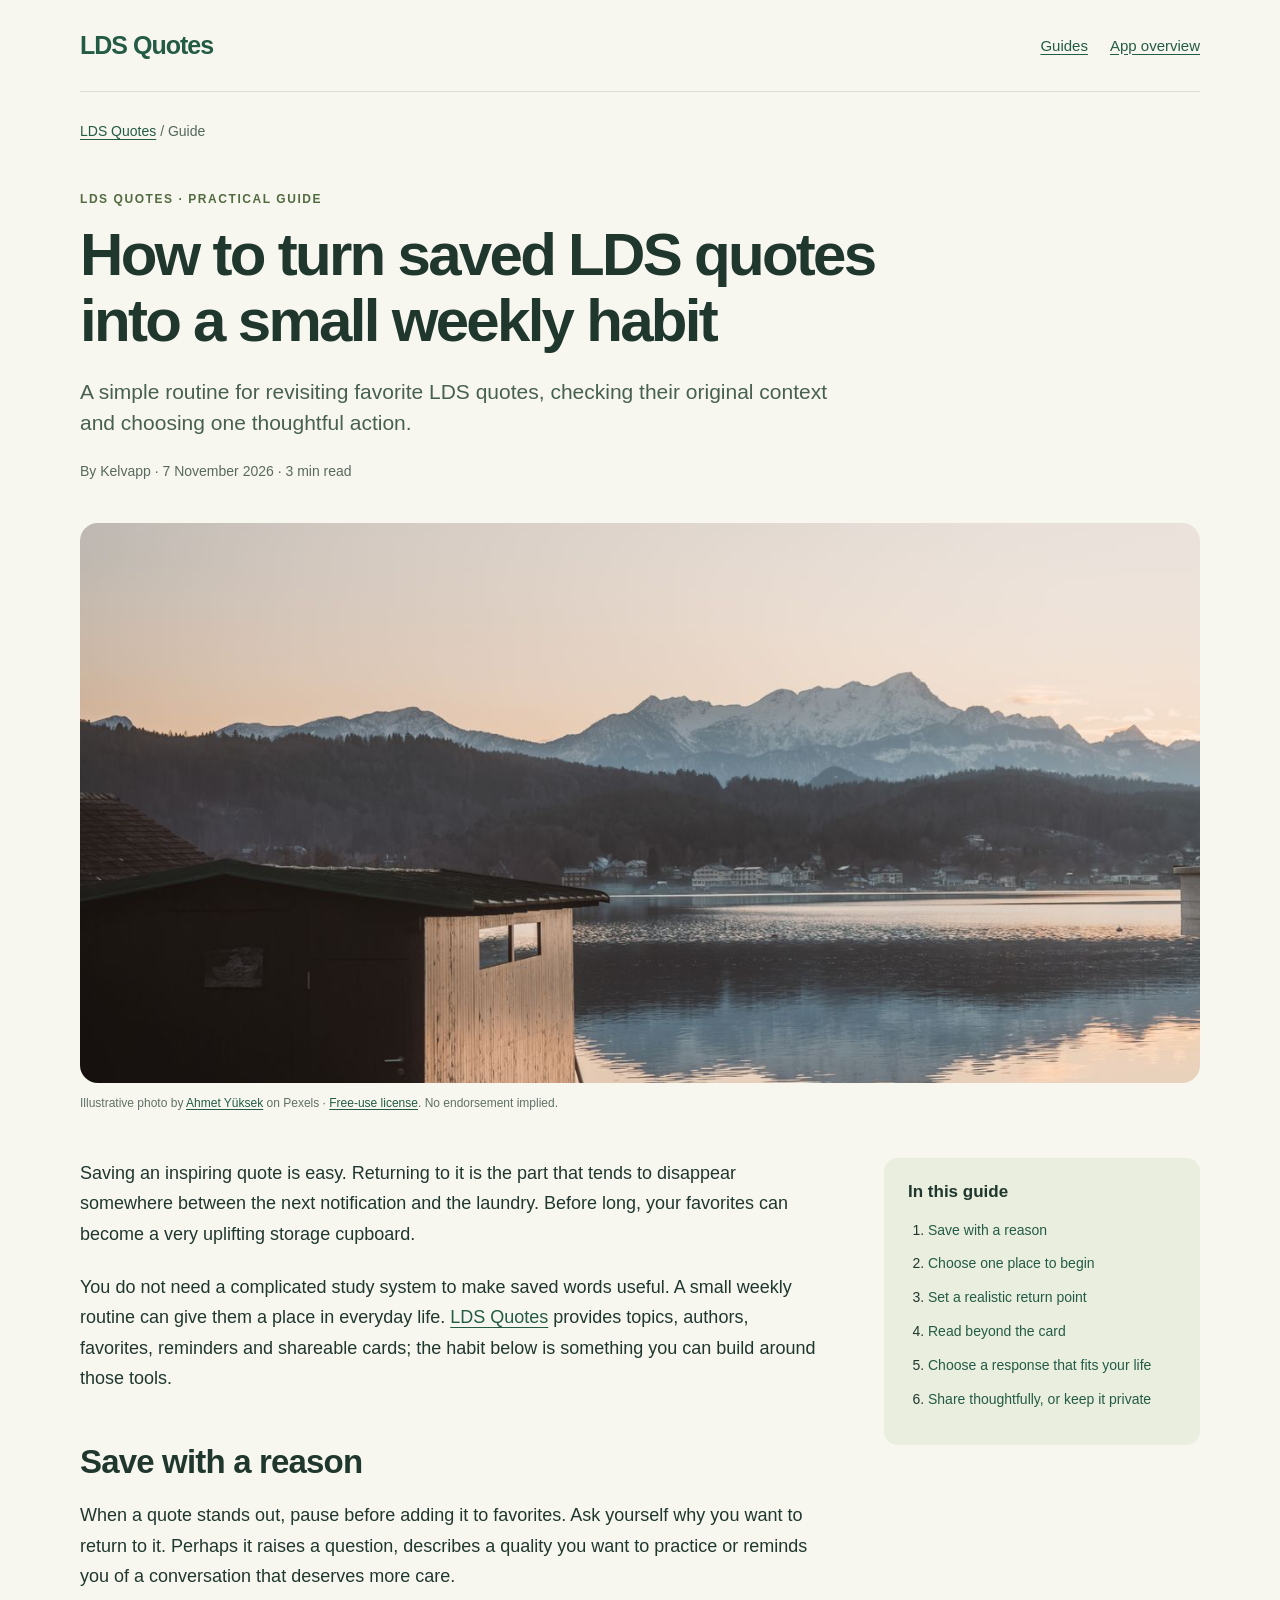
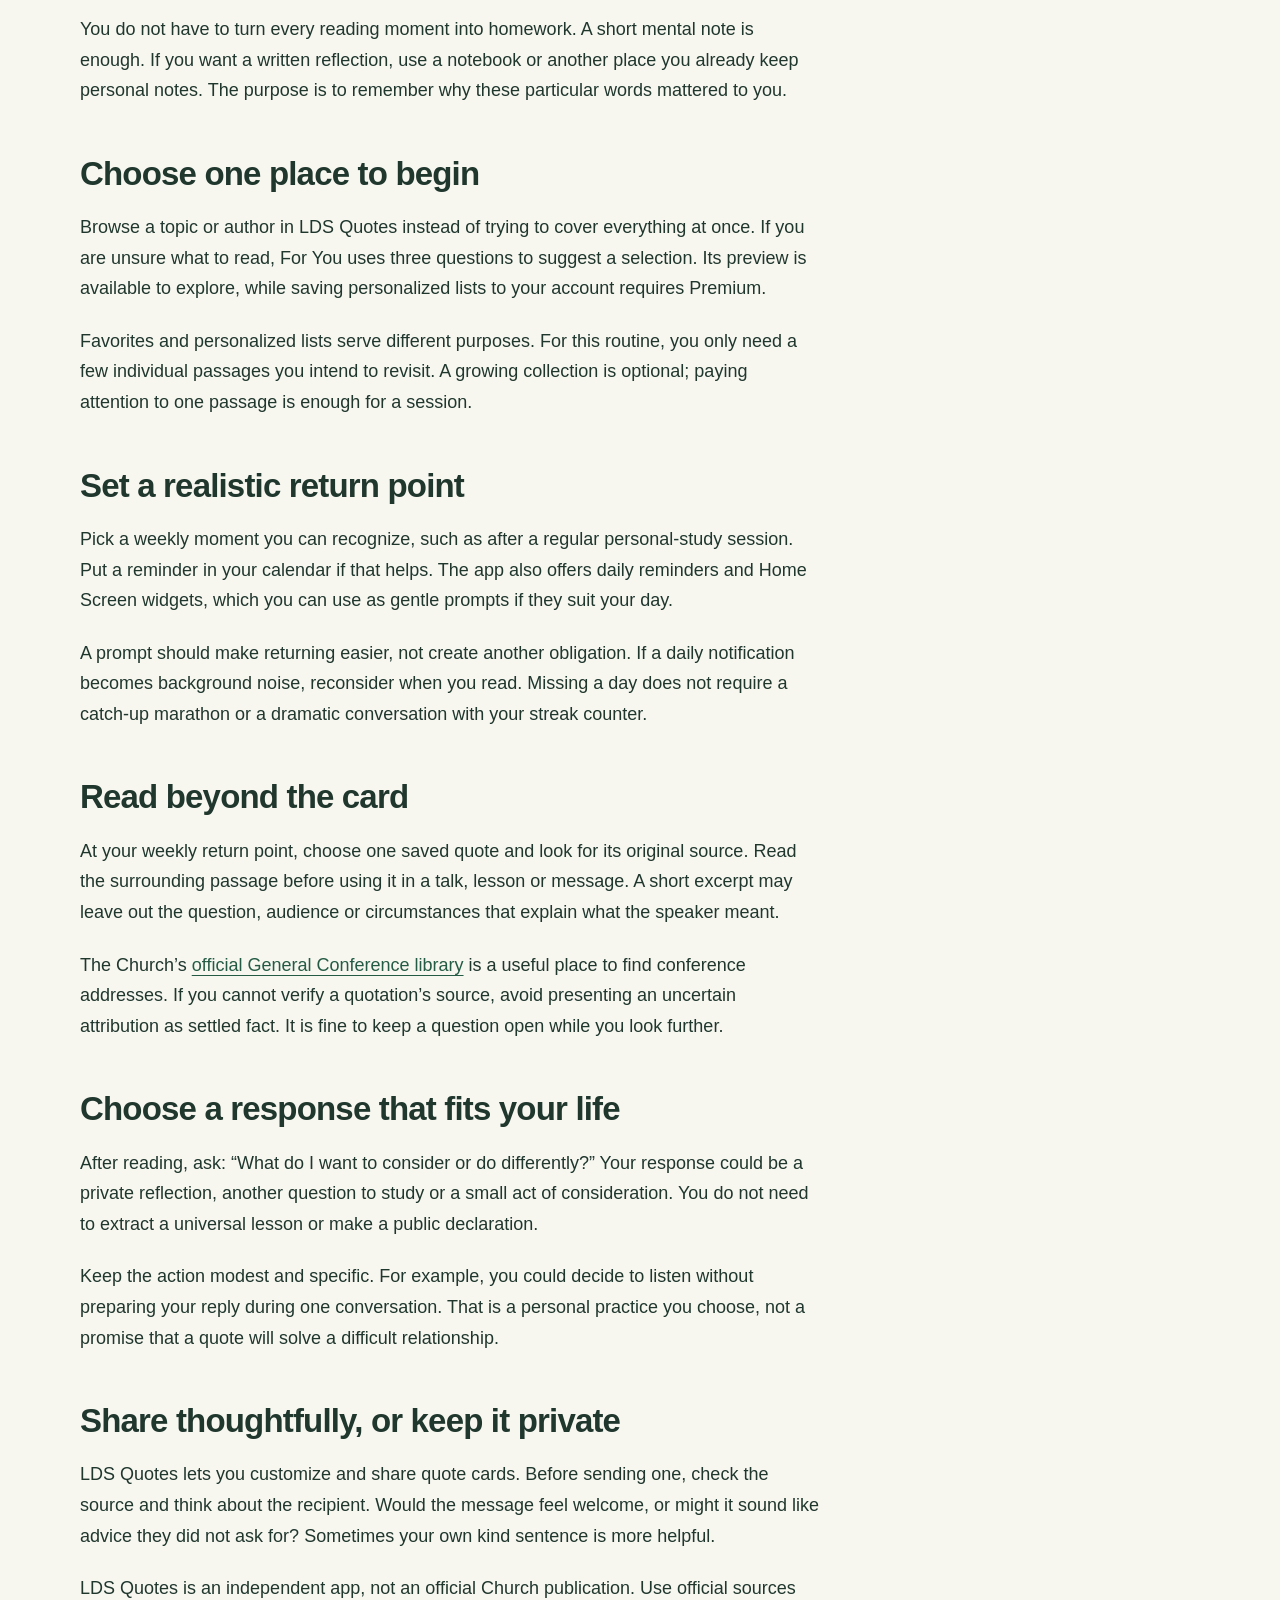
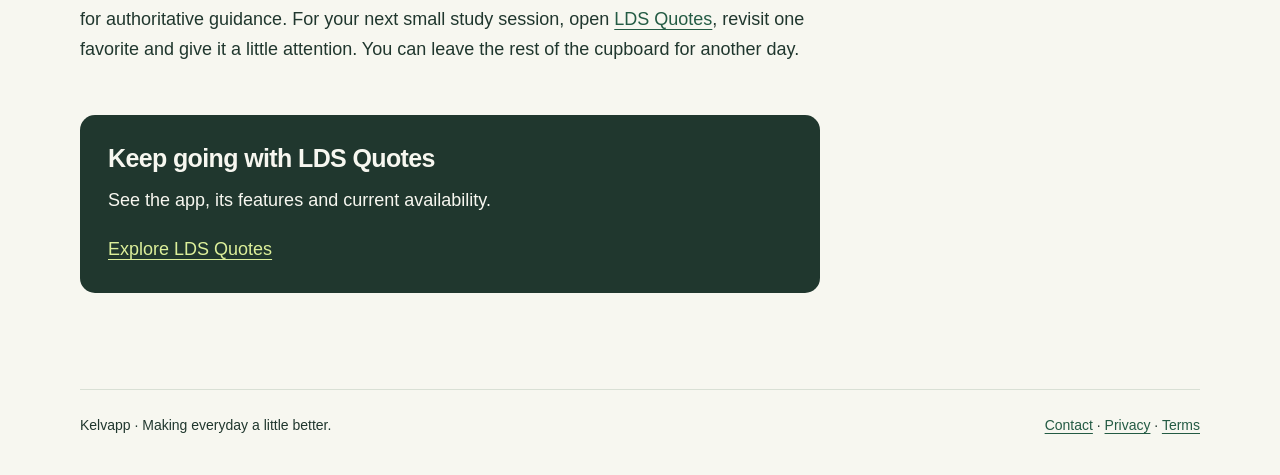
<file: _kelvapp/lds-quotes/guides/revisit-saved-quotes/index.html>
<!doctype html><html lang="en"><head><meta charset="utf-8"><meta name="viewport" content="width=device-width,initial-scale=1"><title>How to turn saved LDS quotes into a small weekly habit | Kelvapp</title><meta name="description" content="A simple routine for revisiting favorite LDS quotes, checking their original context and choosing one thoughtful action."><meta name="robots" content="index,follow"><link rel="canonical" href="https://kelvapp.com/lds-quotes/guides/revisit-saved-quotes/"><link rel="stylesheet" href="../../../assets/guides/guide.css"><meta property="og:site_name" content="Kelvapp"><meta property="og:type" content="article"><meta property="og:title" content="How to turn saved LDS quotes into a small weekly habit"><meta property="og:description" content="A simple routine for revisiting favorite LDS quotes, checking their original context and choosing one thoughtful action."><meta property="og:url" content="https://kelvapp.com/lds-quotes/guides/revisit-saved-quotes/"><meta property="og:image" content="https://kelvapp.com/assets/guides/lds-quotes.jpg"><meta name="twitter:card" content="summary_large_image"><meta name="twitter:image" content="https://kelvapp.com/assets/guides/lds-quotes.jpg"><script type="application/ld+json">{"@context": "https://schema.org", "@graph": [{"@type": "Article", "headline": "How to turn saved LDS quotes into a small weekly habit", "description": "A simple routine for revisiting favorite LDS quotes, checking their original context and choosing one thoughtful action.", "datePublished": "2026-11-07", "dateModified": "2026-11-07", "mainEntityOfPage": "https://kelvapp.com/lds-quotes/guides/revisit-saved-quotes/", "url": "https://kelvapp.com/lds-quotes/guides/revisit-saved-quotes/", "inLanguage": "en", "image": "https://kelvapp.com/assets/guides/lds-quotes.jpg", "author": {"@type": "Organization", "name": "Kelvapp", "url": "https://kelvapp.com/"}, "publisher": {"@type": "Organization", "name": "Kelvapp", "url": "https://kelvapp.com/"}, "wordCount": 624}, {"@type": "BreadcrumbList", "itemListElement": [{"@type": "ListItem", "position": 1, "name": "Kelvapp", "item": "https://kelvapp.com/"}, {"@type": "ListItem", "position": 2, "name": "LDS Quotes", "item": "https://kelvapp.com/lds-quotes/"}, {"@type": "ListItem", "position": 3, "name": "How to turn saved LDS quotes into a small weekly habit", "item": "https://kelvapp.com/lds-quotes/guides/revisit-saved-quotes/"}]}]}</script></head><body><a class="skip" href="#main">Skip to content</a><div class="wrap"><header class="site-header"><a class="brand" href="../../../../index.html">LDS Quotes</a><nav aria-label="LDS Quotes navigation"><a href="../../../../index.html#app-guides">Guides</a><a href="../../../../index.html">App overview</a></nav></header><main id="main"><nav class="crumb" aria-label="Breadcrumb"><a href="../../../../index.html">LDS Quotes</a> / Guide</nav><header class="article-head"><p class="eyebrow">LDS Quotes · Practical guide</p><h1>How to turn saved LDS quotes into a small weekly habit</h1><p class="dek">A simple routine for revisiting favorite LDS quotes, checking their original context and choosing one thoughtful action.</p><p class="byline">By Kelvapp · <time datetime="2026-11-07">7 November 2026</time> · 3 min read</p></header><figure class="hero"><img src="../../../assets/guides/lds-quotes.jpg" width="1280" height="640" style="object-position:50% 50%" alt="Mountains and a cabin reflected in a still lake." fetchpriority="high"><figcaption>Illustrative photo by <a href="https://www.pexels.com/photo/early-morning-reflection-on-mountain-lake-30866381/">Ahmet Yüksek</a> on Pexels · <a href="https://www.pexels.com/license/">Free-use license</a>. No endorsement implied.</figcaption></figure><div class="article-layout"><article class="article-body"><p>Saving an inspiring quote is easy. Returning to it is the part that tends to disappear somewhere between the next notification and the laundry. Before long, your favorites can become a very uplifting storage cupboard.</p>
<p>You do not need a complicated study system to make saved words useful. A small weekly routine can give them a place in everyday life. <a href="https://kelvapp.com/lds-quotes/">LDS Quotes</a> provides topics, authors, favorites, reminders and shareable cards; the habit below is something you can build around those tools.</p>
<h2 id="save-with-a-reason">Save with a reason</h2>
<p>When a quote stands out, pause before adding it to favorites. Ask yourself why you want to return to it. Perhaps it raises a question, describes a quality you want to practice or reminds you of a conversation that deserves more care.</p>
<p>You do not have to turn every reading moment into homework. A short mental note is enough. If you want a written reflection, use a notebook or another place you already keep personal notes. The purpose is to remember why these particular words mattered to you.</p>
<h2 id="choose-one-place-to-begin">Choose one place to begin</h2>
<p>Browse a topic or author in LDS Quotes instead of trying to cover everything at once. If you are unsure what to read, For You uses three questions to suggest a selection. Its preview is available to explore, while saving personalized lists to your account requires Premium.</p>
<p>Favorites and personalized lists serve different purposes. For this routine, you only need a few individual passages you intend to revisit. A growing collection is optional; paying attention to one passage is enough for a session.</p>
<h2 id="set-a-realistic-return-point">Set a realistic return point</h2>
<p>Pick a weekly moment you can recognize, such as after a regular personal-study session. Put a reminder in your calendar if that helps. The app also offers daily reminders and Home Screen widgets, which you can use as gentle prompts if they suit your day.</p>
<p>A prompt should make returning easier, not create another obligation. If a daily notification becomes background noise, reconsider when you read. Missing a day does not require a catch-up marathon or a dramatic conversation with your streak counter.</p>
<h2 id="read-beyond-the-card">Read beyond the card</h2>
<p>At your weekly return point, choose one saved quote and look for its original source. Read the surrounding passage before using it in a talk, lesson or message. A short excerpt may leave out the question, audience or circumstances that explain what the speaker meant.</p>
<p>The Church’s <a href="https://www.churchofjesuschrist.org/study/general-conference?lang=eng">official General Conference library</a> is a useful place to find conference addresses. If you cannot verify a quotation’s source, avoid presenting an uncertain attribution as settled fact. It is fine to keep a question open while you look further.</p>
<h2 id="choose-a-response-that-fits-your-life">Choose a response that fits your life</h2>
<p>After reading, ask: “What do I want to consider or do differently?” Your response could be a private reflection, another question to study or a small act of consideration. You do not need to extract a universal lesson or make a public declaration.</p>
<p>Keep the action modest and specific. For example, you could decide to listen without preparing your reply during one conversation. That is a personal practice you choose, not a promise that a quote will solve a difficult relationship.</p>
<h2 id="share-thoughtfully-or-keep-it-private">Share thoughtfully, or keep it private</h2>
<p>LDS Quotes lets you customize and share quote cards. Before sending one, check the source and think about the recipient. Would the message feel welcome, or might it sound like advice they did not ask for? Sometimes your own kind sentence is more helpful.</p>
<p>LDS Quotes is an independent app, not an official Church publication. Use official sources for authoritative guidance. For your next small study session, open <a href="https://kelvapp.com/lds-quotes/">LDS Quotes</a>, revisit one favorite and give it a little attention. You can leave the rest of the cupboard for another day.</p><aside class="next"><h2>Keep going with LDS Quotes</h2><p>See the app, its features and current availability.</p><a href="../../../../index.html">Explore LDS Quotes</a></aside></article><aside class="sidebar"><h2>In this guide</h2><ol><li><a href="#save-with-a-reason">Save with a reason</a></li><li><a href="#choose-one-place-to-begin">Choose one place to begin</a></li><li><a href="#set-a-realistic-return-point">Set a realistic return point</a></li><li><a href="#read-beyond-the-card">Read beyond the card</a></li><li><a href="#choose-a-response-that-fits-your-life">Choose a response that fits your life</a></li><li><a href="#share-thoughtfully-or-keep-it-private">Share thoughtfully, or keep it private</a></li></ol></aside></div></main><footer class="foot"><span>Kelvapp · Making everyday a little better.</span><nav aria-label="Support and legal"><a href="https://kelvapp.com/contact/">Contact</a> · <a href="https://kelvapp.com/privacy/">Privacy</a> · <a href="https://kelvapp.com/terms/">Terms</a></nav></footer></div></body></html>
</file>
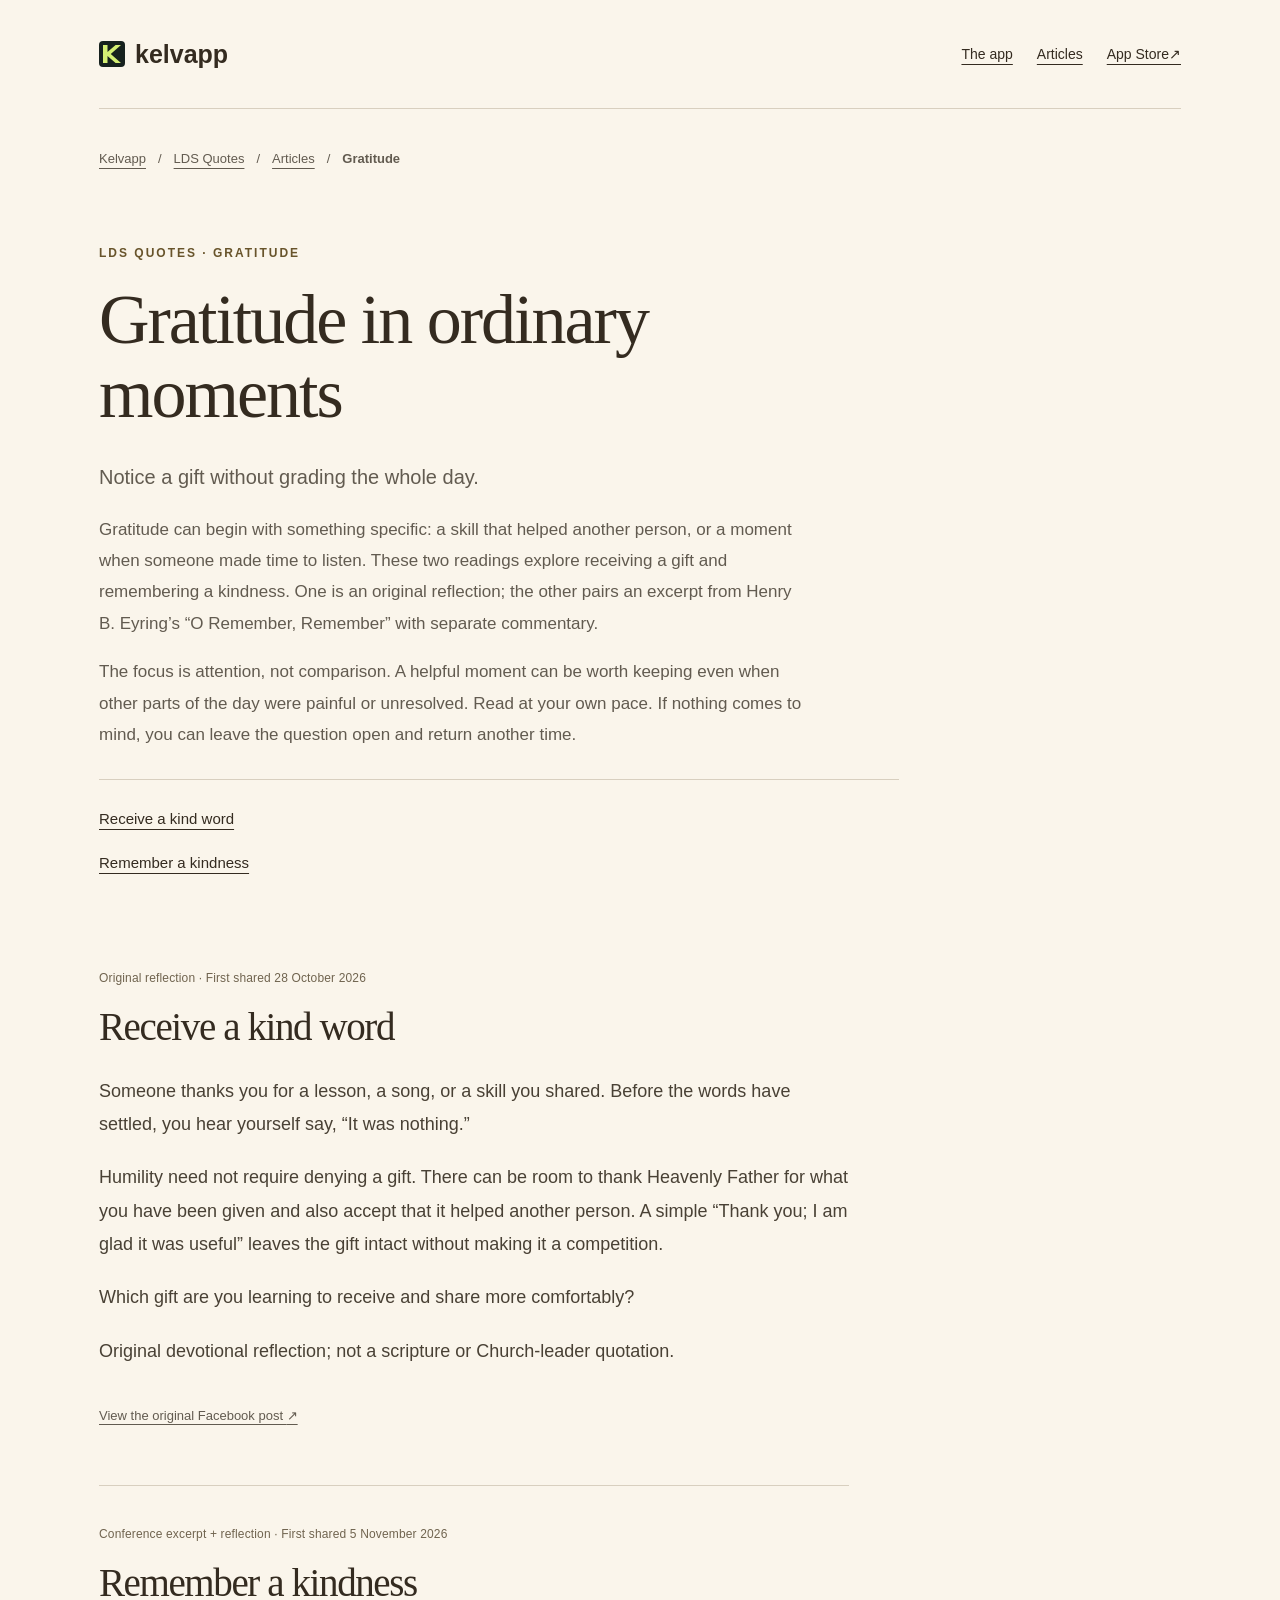
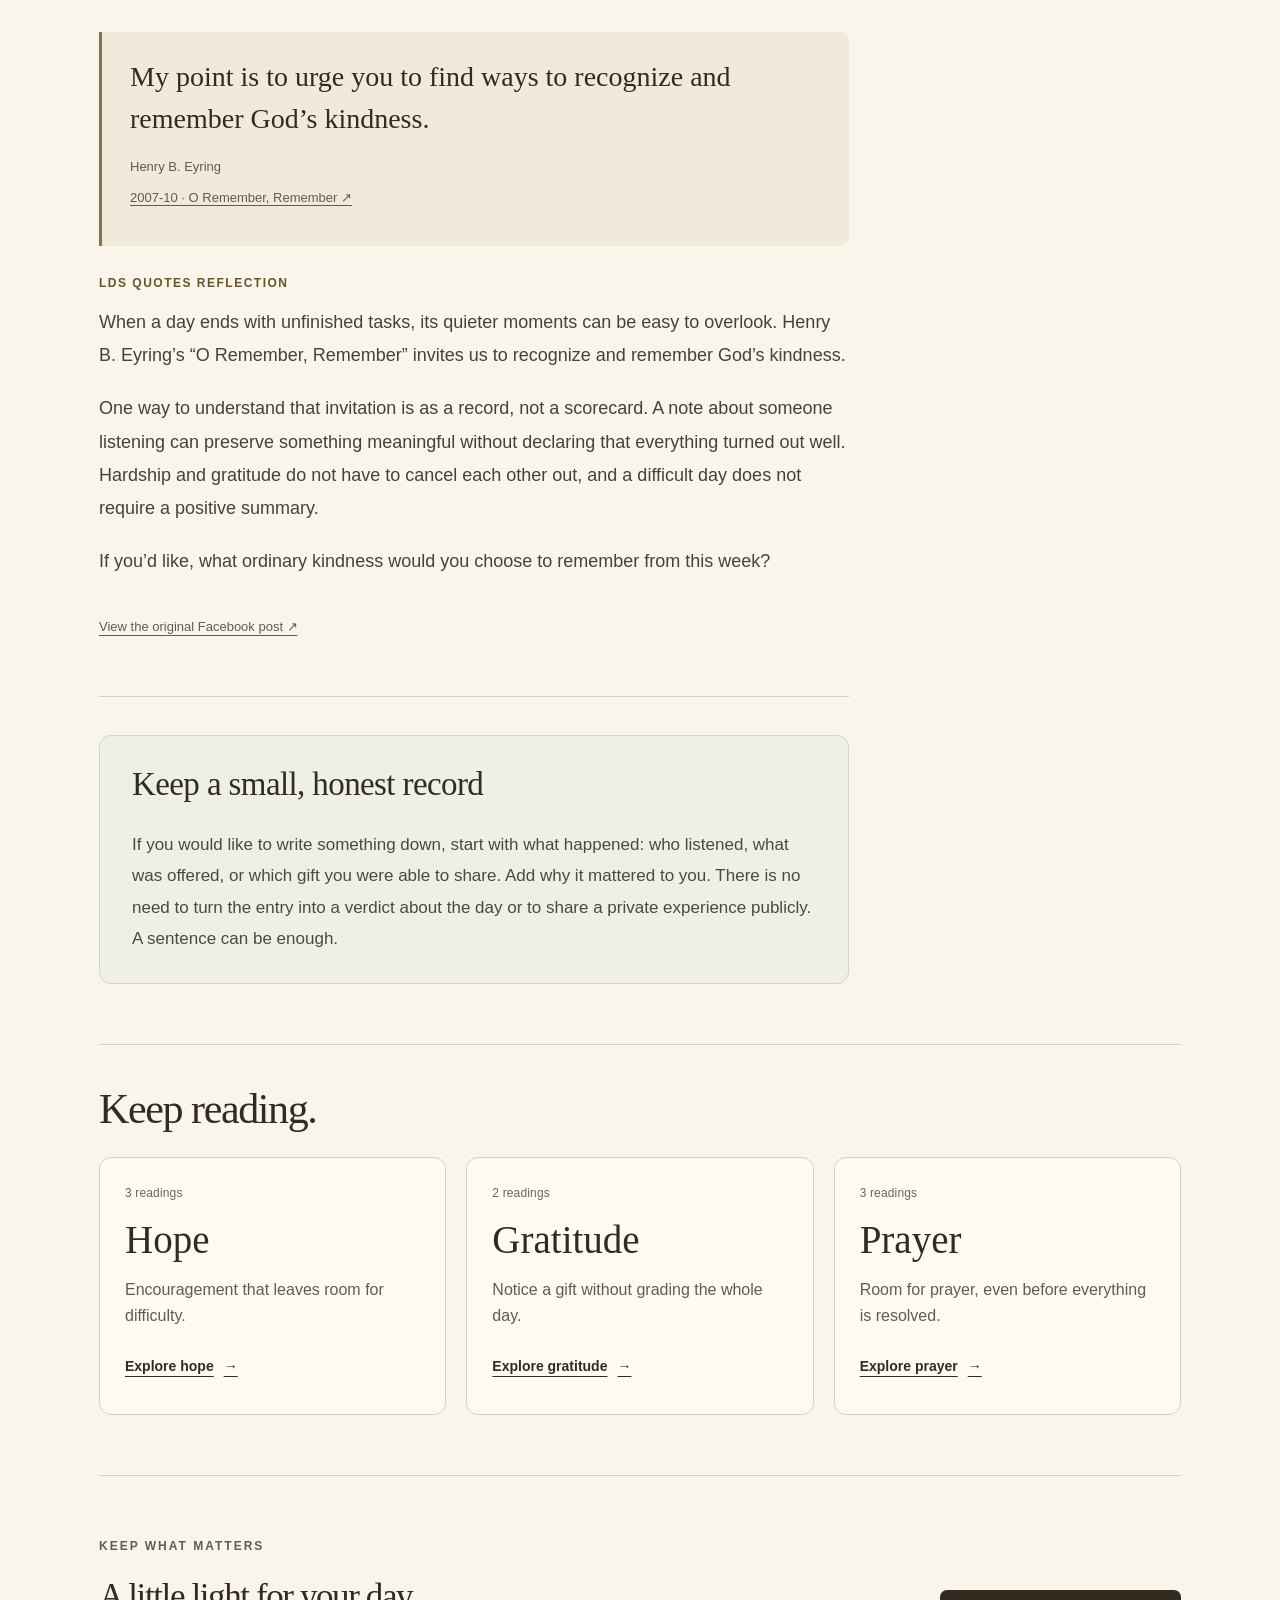
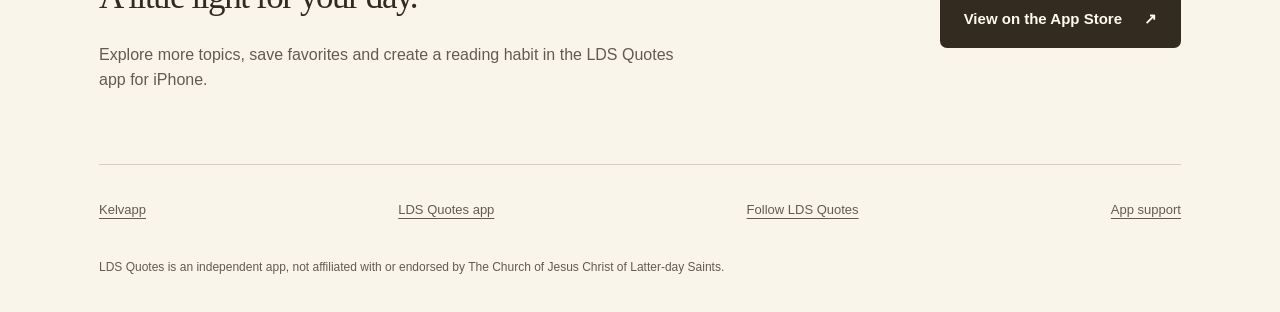
<file: _kelvapp/lds-quotes/read/gratitude/index.html>
<!doctype html><html lang="en"><head><meta charset="utf-8"><meta name="viewport" content="width=device-width,initial-scale=1"><title>Gratitude in ordinary moments | Kelvapp</title><meta name="description" content="Two LDS reflections on receiving a kind word and remembering God’s kindness, with original commentary, source context and gentle journaling prompts."><meta name="robots" content="index,follow"><link rel="canonical" href="https://kelvapp.com/lds-quotes/read/gratitude/"><link rel="icon" href="../../../assets/kelvapp-k2-mark-citron.svg" type="image/svg+xml"><link rel="stylesheet" href="../../style.css"><link rel="stylesheet" href="../reading.css"><meta property="og:type" content="website"><meta property="og:site_name" content="Kelvapp"><meta property="og:title" content="Gratitude in ordinary moments | Kelvapp"><meta property="og:description" content="Two LDS reflections on receiving a kind word and remembering God’s kindness, with original commentary, source context and gentle journaling prompts."><meta property="og:url" content="https://kelvapp.com/lds-quotes/read/gratitude/"><meta property="og:image" content="https://kelvapp.com/assets/lds-quotes/social.png"><meta property="og:image:alt" content="LDS Quotes. A little light for your day."><meta name="twitter:card" content="summary_large_image"><meta name="twitter:title" content="Gratitude in ordinary moments | Kelvapp"><meta name="twitter:description" content="Two LDS reflections on receiving a kind word and remembering God’s kindness, with original commentary, source context and gentle journaling prompts."><meta name="twitter:image" content="https://kelvapp.com/assets/lds-quotes/social.png"><script type="application/ld+json">{"@context": "https://schema.org", "@graph": [{"@type": "CollectionPage", "name": "Gratitude in ordinary moments | Kelvapp", "description": "Two LDS reflections on receiving a kind word and remembering God’s kindness, with original commentary, source context and gentle journaling prompts.", "url": "https://kelvapp.com/lds-quotes/read/gratitude/", "inLanguage": "en", "isPartOf": {"@type": "WebSite", "name": "Kelvapp", "url": "https://kelvapp.com/"}}, {"@type": "BreadcrumbList", "itemListElement": [{"@type": "ListItem", "position": 1, "name": "Kelvapp", "item": "https://kelvapp.com/"}, {"@type": "ListItem", "position": 2, "name": "LDS Quotes", "item": "https://kelvapp.com/lds-quotes/"}, {"@type": "ListItem", "position": 3, "name": "Articles", "item": "https://kelvapp.com/lds-quotes/read/"}, {"@type": "ListItem", "position": 4, "name": "Gratitude", "item": "https://kelvapp.com/lds-quotes/read/gratitude/"}]}]}</script></head><body class="reading-page"><a class="skip" href="#main">Skip to content</a><div class="wrap"><header><a class="brand" href="https://kelvapp.com/"><img src="../../../assets/kelvapp-k2-mark-citron.svg" width="26" height="26" alt="">kelvapp</a><nav aria-label="LDS Quotes"><a href="../../../../index.html">The app</a><a href="../index.html">Articles</a><a href="https://apps.apple.com/app/id1506121689">App Store <span aria-hidden="true">↗</span></a></nav></header><main id="main"><nav class="reading-breadcrumbs" aria-label="Breadcrumb"><a href="https://kelvapp.com/">Kelvapp</a><span aria-hidden="true">/</span><a href="../../../../index.html">LDS Quotes</a><span aria-hidden="true">/</span><a href="../index.html">Articles</a><span aria-hidden="true">/</span><span aria-current="page">Gratitude</span></nav><section class="reading-hero reading-hero-topic"><p class="eyebrow">LDS QUOTES · GRATITUDE</p><h1>Gratitude in ordinary moments</h1><p class="lead">Notice a gift without grading the whole day.</p><p>Gratitude can begin with something specific: a skill that helped another person, or a moment when someone made time to listen. These two readings explore receiving a gift and remembering a kindness. One is an original reflection; the other pairs an excerpt from Henry B. Eyring’s “O Remember, Remember” with separate commentary.</p><p>The focus is attention, not comparison. A helpful moment can be worth keeping even when other parts of the day were painful or unresolved. Read at your own pace. If nothing comes to mind, you can leave the question open and return another time.</p><nav class="reading-jump" aria-label="Readings in this collection"><a href="#receive-a-kind-word">Receive a kind word</a><a href="#remember-a-kindness">Remember a kindness</a></nav></section><div class="reading-body"><article class="reading-entry" id="receive-a-kind-word"><p class="reading-meta">Original reflection · First shared <time datetime="2026-10-28">28 October 2026</time></p><h2>Receive a kind word</h2><p>Someone thanks you for a lesson, a song, or a skill you shared. Before the words have settled, you hear yourself say, “It was nothing.”</p><p>Humility need not require denying a gift. There can be room to thank Heavenly Father for what you have been given and also accept that it helped another person. A simple “Thank you; I am glad it was useful” leaves the gift intact without making it a competition.</p><p>Which gift are you learning to receive and share more comfortably?</p><p>Original devotional reflection; not a scripture or Church-leader quotation.</p><p class="reading-source"><a href="https://www.facebook.com/122237620838092518/posts/122250190436092518">View the original Facebook post <span aria-hidden="true">↗</span></a></p></article><article class="reading-entry" id="remember-a-kindness"><p class="reading-meta">Conference excerpt + reflection · First shared <time datetime="2026-11-05">5 November 2026</time></p><h2>Remember a kindness</h2><figure class="reading-quotation"><blockquote><p>My point is to urge you to find ways to recognize and remember God’s kindness.</p></blockquote><figcaption>Henry B. Eyring<br><a href="https://www.churchofjesuschrist.org/study/general-conference/2007/10/o-remember-remember?lang=eng">2007-10 · O Remember, Remember <span aria-hidden="true">↗</span></a></figcaption></figure><p class="reading-label">LDS Quotes reflection</p><p>When a day ends with unfinished tasks, its quieter moments can be easy to overlook. Henry B. Eyring’s “O Remember, Remember” invites us to recognize and remember God’s kindness.</p><p>One way to understand that invitation is as a record, not a scorecard. A note about someone listening can preserve something meaningful without declaring that everything turned out well. Hardship and gratitude do not have to cancel each other out, and a difficult day does not require a positive summary.</p><p>If you’d like, what ordinary kindness would you choose to remember from this week?</p><p class="reading-source"><a href="https://facebook.com/133736599830370_122251415858092518">View the original Facebook post <span aria-hidden="true">↗</span></a></p></article><aside class="reading-practice"><h2>Keep a small, honest record</h2><p>If you would like to write something down, start with what happened: who listened, what was offered, or which gift you were able to share. Add why it mattered to you. There is no need to turn the entry into a verdict about the day or to share a private experience publicly. A sentence can be enough.</p></aside></div><section class="reading-section" aria-labelledby="more-topics"><h2 id="more-topics">Keep reading.</h2><div class="reading-topics"><a class="reading-topic" href="../hope/index.html"><span class="reading-meta">3 readings</span><h3>Hope</h3><p>Encouragement that leaves room for difficulty.</p><span class="reading-link">Explore hope <span aria-hidden="true">→</span></span></a><a class="reading-topic" href="index.html"><span class="reading-meta">2 readings</span><h3>Gratitude</h3><p>Notice a gift without grading the whole day.</p><span class="reading-link">Explore gratitude <span aria-hidden="true">→</span></span></a><a class="reading-topic" href="../prayer/index.html"><span class="reading-meta">3 readings</span><h3>Prayer</h3><p>Room for prayer, even before everything is resolved.</p><span class="reading-link">Explore prayer <span aria-hidden="true">→</span></span></a></div></section><aside class="reading-app"><div><p class="eyebrow">KEEP WHAT MATTERS</p><h2>A little light for your day.</h2><p>Explore more topics, save favorites and create a reading habit in the LDS Quotes app for iPhone.</p></div><a class="button" href="https://apps.apple.com/app/id1506121689">View on the App Store <span aria-hidden="true">↗</span></a></aside></main><footer><a href="https://kelvapp.com/">Kelvapp</a><a href="../../../../index.html">LDS Quotes app</a><a href="../../../../index.html#social">Follow LDS Quotes</a><a href="mailto:kelvin.vins@gmail.com">App support</a></footer><p class="independent">LDS Quotes is an independent app, not affiliated with or endorsed by The Church of Jesus Christ of Latter-day Saints.</p></div></body></html>
</file>
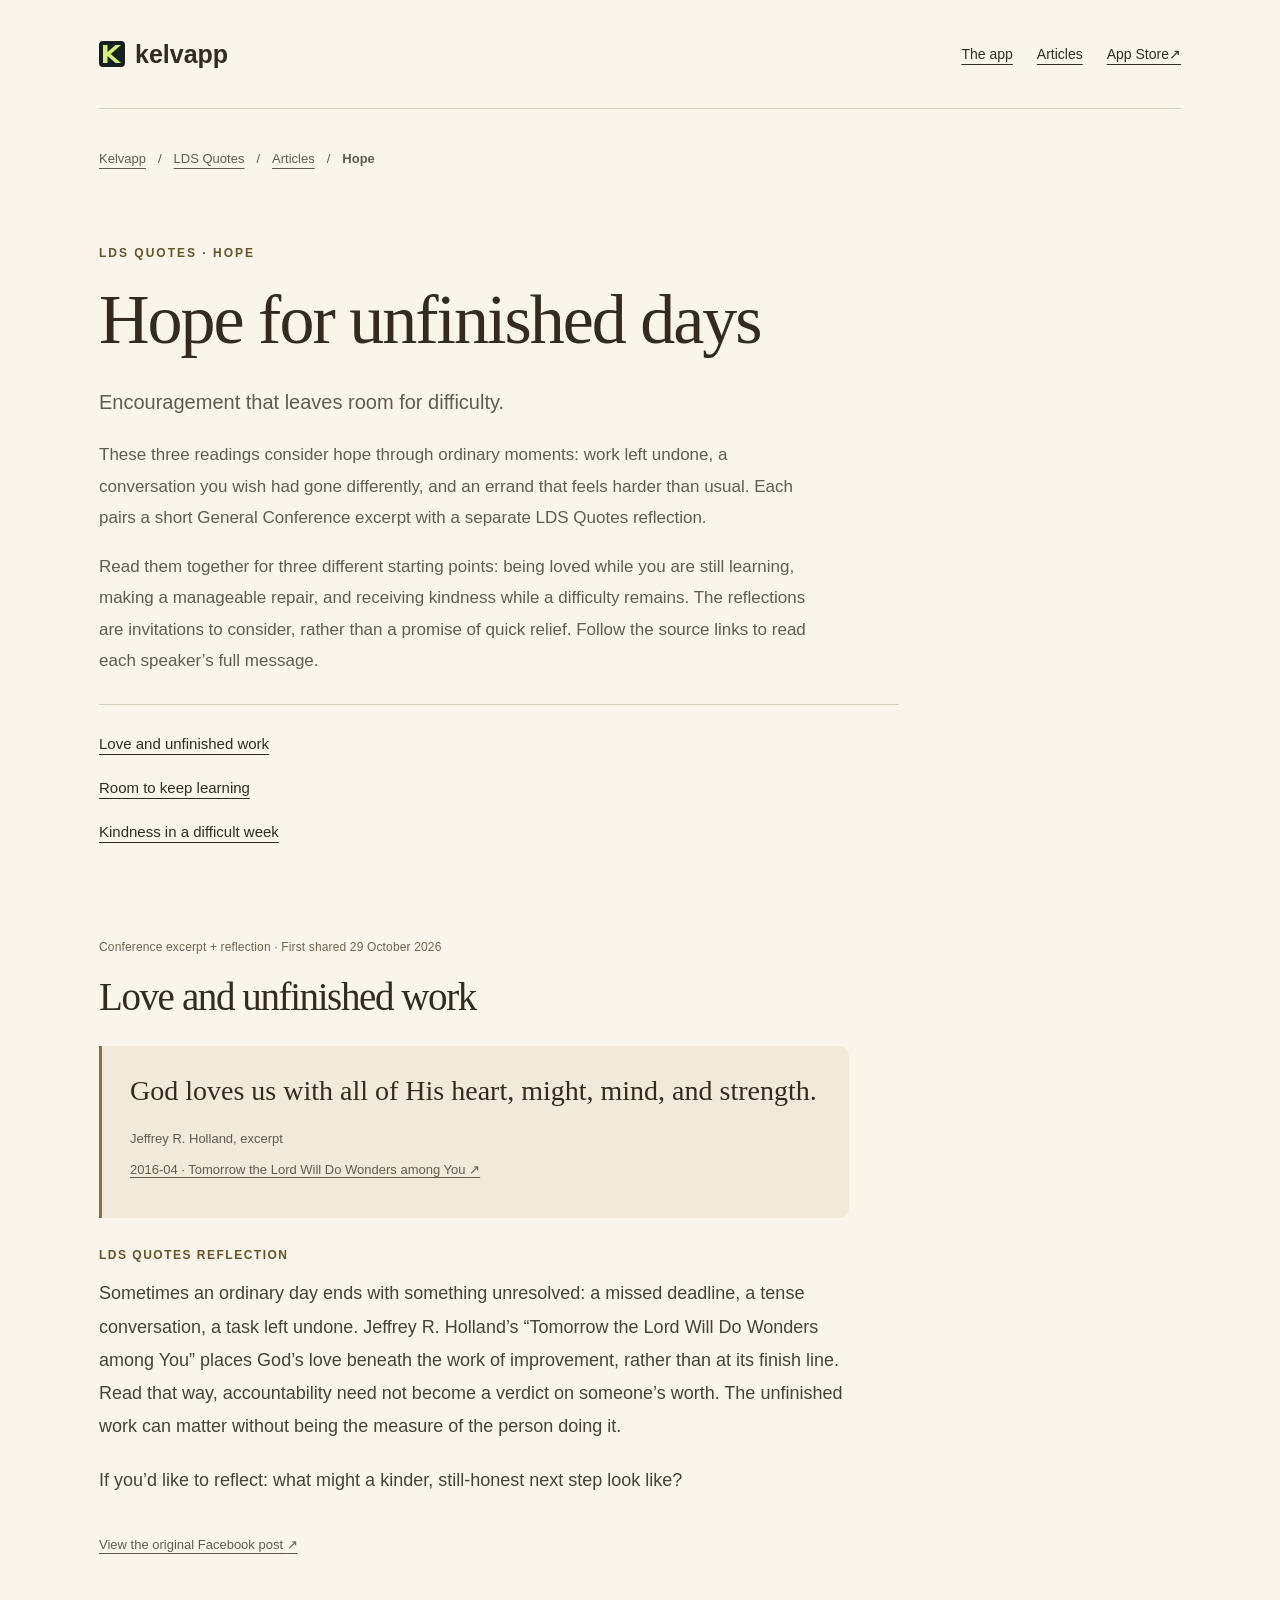
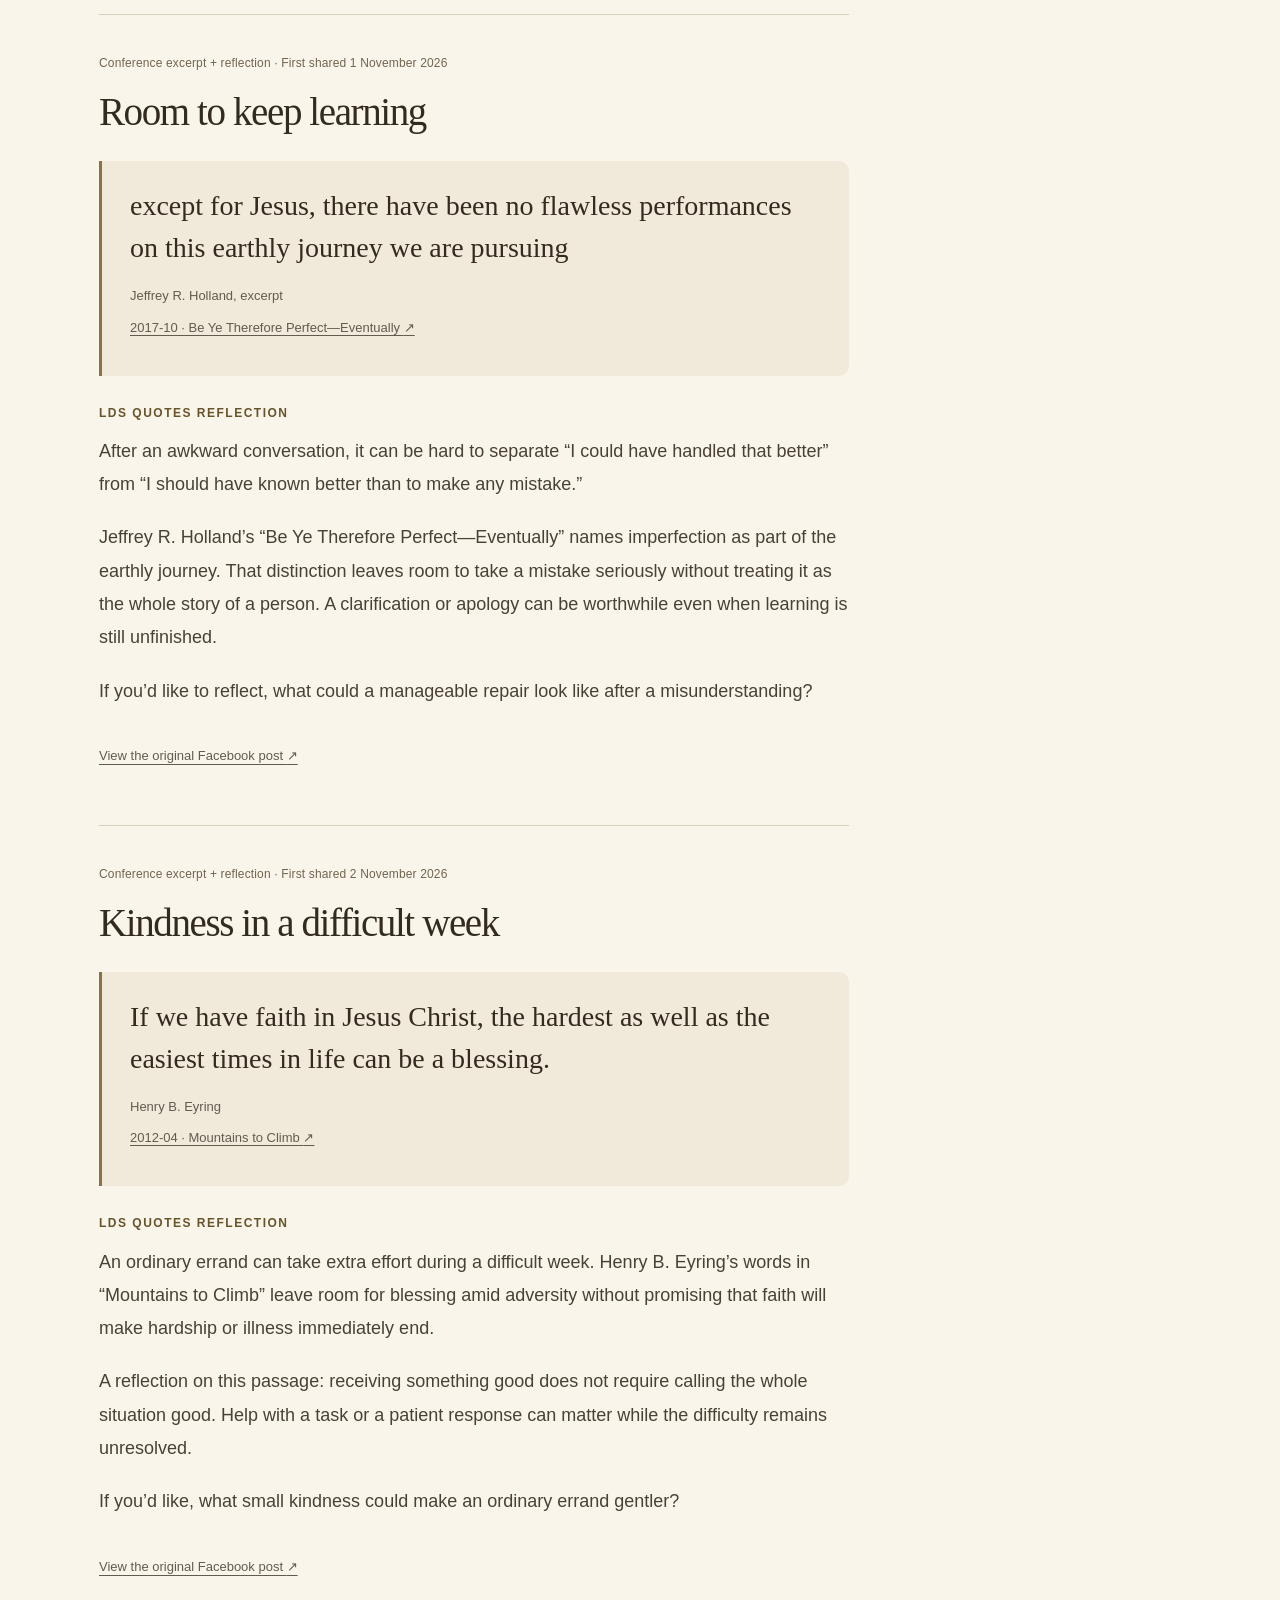
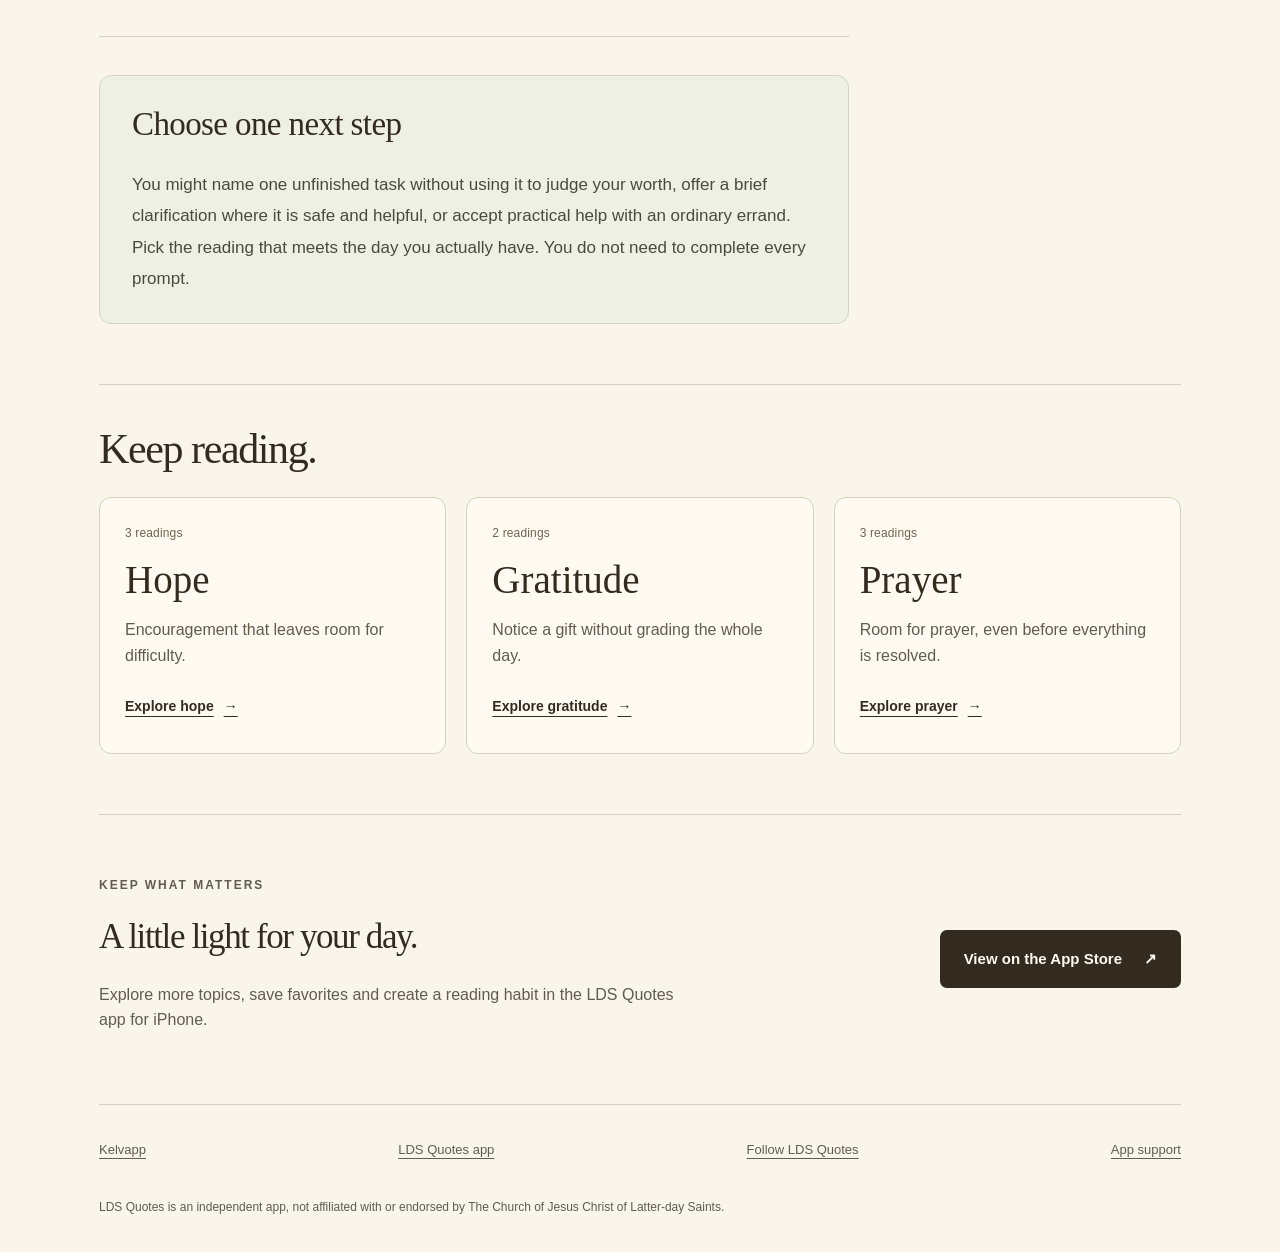
<file: _kelvapp/lds-quotes/read/hope/index.html>
<!doctype html><html lang="en"><head><meta charset="utf-8"><meta name="viewport" content="width=device-width,initial-scale=1"><title>Hope for unfinished days | Kelvapp</title><meta name="description" content="LDS reflections on hope, God’s love and steady improvement, with short General Conference excerpts and links to their original context."><meta name="robots" content="index,follow"><link rel="canonical" href="https://kelvapp.com/lds-quotes/read/hope/"><link rel="icon" href="../../../assets/kelvapp-k2-mark-citron.svg" type="image/svg+xml"><link rel="stylesheet" href="../../style.css"><link rel="stylesheet" href="../reading.css"><meta property="og:type" content="website"><meta property="og:site_name" content="Kelvapp"><meta property="og:title" content="Hope for unfinished days | Kelvapp"><meta property="og:description" content="LDS reflections on hope, God’s love and steady improvement, with short General Conference excerpts and links to their original context."><meta property="og:url" content="https://kelvapp.com/lds-quotes/read/hope/"><meta property="og:image" content="https://kelvapp.com/assets/lds-quotes/social.png"><meta property="og:image:alt" content="LDS Quotes. A little light for your day."><meta name="twitter:card" content="summary_large_image"><meta name="twitter:title" content="Hope for unfinished days | Kelvapp"><meta name="twitter:description" content="LDS reflections on hope, God’s love and steady improvement, with short General Conference excerpts and links to their original context."><meta name="twitter:image" content="https://kelvapp.com/assets/lds-quotes/social.png"><script type="application/ld+json">{"@context": "https://schema.org", "@graph": [{"@type": "CollectionPage", "name": "Hope for unfinished days | Kelvapp", "description": "LDS reflections on hope, God’s love and steady improvement, with short General Conference excerpts and links to their original context.", "url": "https://kelvapp.com/lds-quotes/read/hope/", "inLanguage": "en", "isPartOf": {"@type": "WebSite", "name": "Kelvapp", "url": "https://kelvapp.com/"}}, {"@type": "BreadcrumbList", "itemListElement": [{"@type": "ListItem", "position": 1, "name": "Kelvapp", "item": "https://kelvapp.com/"}, {"@type": "ListItem", "position": 2, "name": "LDS Quotes", "item": "https://kelvapp.com/lds-quotes/"}, {"@type": "ListItem", "position": 3, "name": "Articles", "item": "https://kelvapp.com/lds-quotes/read/"}, {"@type": "ListItem", "position": 4, "name": "Hope", "item": "https://kelvapp.com/lds-quotes/read/hope/"}]}]}</script></head><body class="reading-page"><a class="skip" href="#main">Skip to content</a><div class="wrap"><header><a class="brand" href="https://kelvapp.com/"><img src="../../../assets/kelvapp-k2-mark-citron.svg" width="26" height="26" alt="">kelvapp</a><nav aria-label="LDS Quotes"><a href="../../../../index.html">The app</a><a href="../index.html">Articles</a><a href="https://apps.apple.com/app/id1506121689">App Store <span aria-hidden="true">↗</span></a></nav></header><main id="main"><nav class="reading-breadcrumbs" aria-label="Breadcrumb"><a href="https://kelvapp.com/">Kelvapp</a><span aria-hidden="true">/</span><a href="../../../../index.html">LDS Quotes</a><span aria-hidden="true">/</span><a href="../index.html">Articles</a><span aria-hidden="true">/</span><span aria-current="page">Hope</span></nav><section class="reading-hero reading-hero-topic"><p class="eyebrow">LDS QUOTES · HOPE</p><h1>Hope for unfinished days</h1><p class="lead">Encouragement that leaves room for difficulty.</p><p>These three readings consider hope through ordinary moments: work left undone, a conversation you wish had gone differently, and an errand that feels harder than usual. Each pairs a short General Conference excerpt with a separate LDS Quotes reflection.</p><p>Read them together for three different starting points: being loved while you are still learning, making a manageable repair, and receiving kindness while a difficulty remains. The reflections are invitations to consider, rather than a promise of quick relief. Follow the source links to read each speaker’s full message.</p><nav class="reading-jump" aria-label="Readings in this collection"><a href="#love-and-unfinished-work">Love and unfinished work</a><a href="#room-to-keep-learning">Room to keep learning</a><a href="#kindness-in-a-difficult-week">Kindness in a difficult week</a></nav></section><div class="reading-body"><article class="reading-entry" id="love-and-unfinished-work"><p class="reading-meta">Conference excerpt + reflection · First shared <time datetime="2026-10-29">29 October 2026</time></p><h2>Love and unfinished work</h2><figure class="reading-quotation"><blockquote><p>God loves us with all of His heart, might, mind, and strength.</p></blockquote><figcaption>Jeffrey R. Holland, excerpt<br><a href="https://www.churchofjesuschrist.org/study/general-conference/2016/04/tomorrow-the-lord-will-do-wonders-among-you?lang=eng">2016-04 · Tomorrow the Lord Will Do Wonders among You <span aria-hidden="true">↗</span></a></figcaption></figure><p class="reading-label">LDS Quotes reflection</p><p>Sometimes an ordinary day ends with something unresolved: a missed deadline, a tense conversation, a task left undone. Jeffrey R. Holland’s “Tomorrow the Lord Will Do Wonders among You” places God’s love beneath the work of improvement, rather than at its finish line. Read that way, accountability need not become a verdict on someone’s worth. The unfinished work can matter without being the measure of the person doing it.</p><p>If you’d like to reflect: what might a kinder, still-honest next step look like?</p><p class="reading-source"><a href="https://facebook.com/133736599830370_122250261596092518">View the original Facebook post <span aria-hidden="true">↗</span></a></p></article><article class="reading-entry" id="room-to-keep-learning"><p class="reading-meta">Conference excerpt + reflection · First shared <time datetime="2026-11-01">1 November 2026</time></p><h2>Room to keep learning</h2><figure class="reading-quotation"><blockquote><p>except for Jesus, there have been no flawless performances on this earthly journey we are pursuing</p></blockquote><figcaption>Jeffrey R. Holland, excerpt<br><a href="https://www.churchofjesuschrist.org/study/general-conference/2017/10/be-ye-therefore-perfect-eventually?lang=eng">2017-10 · Be Ye Therefore Perfect—Eventually <span aria-hidden="true">↗</span></a></figcaption></figure><p class="reading-label">LDS Quotes reflection</p><p>After an awkward conversation, it can be hard to separate “I could have handled that better” from “I should have known better than to make any mistake.”</p><p>Jeffrey R. Holland’s “Be Ye Therefore Perfect—Eventually” names imperfection as part of the earthly journey. That distinction leaves room to take a mistake seriously without treating it as the whole story of a person. A clarification or apology can be worthwhile even when learning is still unfinished.</p><p>If you’d like to reflect, what could a manageable repair look like after a misunderstanding?</p><p class="reading-source"><a href="https://facebook.com/133736599830370_122250647432092518">View the original Facebook post <span aria-hidden="true">↗</span></a></p></article><article class="reading-entry" id="kindness-in-a-difficult-week"><p class="reading-meta">Conference excerpt + reflection · First shared <time datetime="2026-11-02">2 November 2026</time></p><h2>Kindness in a difficult week</h2><figure class="reading-quotation"><blockquote><p>If we have faith in Jesus Christ, the hardest as well as the easiest times in life can be a blessing.</p></blockquote><figcaption>Henry B. Eyring<br><a href="https://www.churchofjesuschrist.org/study/general-conference/2012/04/mountains-to-climb?lang=eng">2012-04 · Mountains to Climb <span aria-hidden="true">↗</span></a></figcaption></figure><p class="reading-label">LDS Quotes reflection</p><p>An ordinary errand can take extra effort during a difficult week. Henry B. Eyring’s words in “Mountains to Climb” leave room for blessing amid adversity without promising that faith will make hardship or illness immediately end.</p><p>A reflection on this passage: receiving something good does not require calling the whole situation good. Help with a task or a patient response can matter while the difficulty remains unresolved.</p><p>If you’d like, what small kindness could make an ordinary errand gentler?</p><p class="reading-source"><a href="https://facebook.com/133736599830370_122250793220092518">View the original Facebook post <span aria-hidden="true">↗</span></a></p></article><aside class="reading-practice"><h2>Choose one next step</h2><p>You might name one unfinished task without using it to judge your worth, offer a brief clarification where it is safe and helpful, or accept practical help with an ordinary errand. Pick the reading that meets the day you actually have. You do not need to complete every prompt.</p></aside></div><section class="reading-section" aria-labelledby="more-topics"><h2 id="more-topics">Keep reading.</h2><div class="reading-topics"><a class="reading-topic" href="index.html"><span class="reading-meta">3 readings</span><h3>Hope</h3><p>Encouragement that leaves room for difficulty.</p><span class="reading-link">Explore hope <span aria-hidden="true">→</span></span></a><a class="reading-topic" href="../gratitude/index.html"><span class="reading-meta">2 readings</span><h3>Gratitude</h3><p>Notice a gift without grading the whole day.</p><span class="reading-link">Explore gratitude <span aria-hidden="true">→</span></span></a><a class="reading-topic" href="../prayer/index.html"><span class="reading-meta">3 readings</span><h3>Prayer</h3><p>Room for prayer, even before everything is resolved.</p><span class="reading-link">Explore prayer <span aria-hidden="true">→</span></span></a></div></section><aside class="reading-app"><div><p class="eyebrow">KEEP WHAT MATTERS</p><h2>A little light for your day.</h2><p>Explore more topics, save favorites and create a reading habit in the LDS Quotes app for iPhone.</p></div><a class="button" href="https://apps.apple.com/app/id1506121689">View on the App Store <span aria-hidden="true">↗</span></a></aside></main><footer><a href="https://kelvapp.com/">Kelvapp</a><a href="../../../../index.html">LDS Quotes app</a><a href="../../../../index.html#social">Follow LDS Quotes</a><a href="mailto:kelvin.vins@gmail.com">App support</a></footer><p class="independent">LDS Quotes is an independent app, not affiliated with or endorsed by The Church of Jesus Christ of Latter-day Saints.</p></div></body></html>
</file>
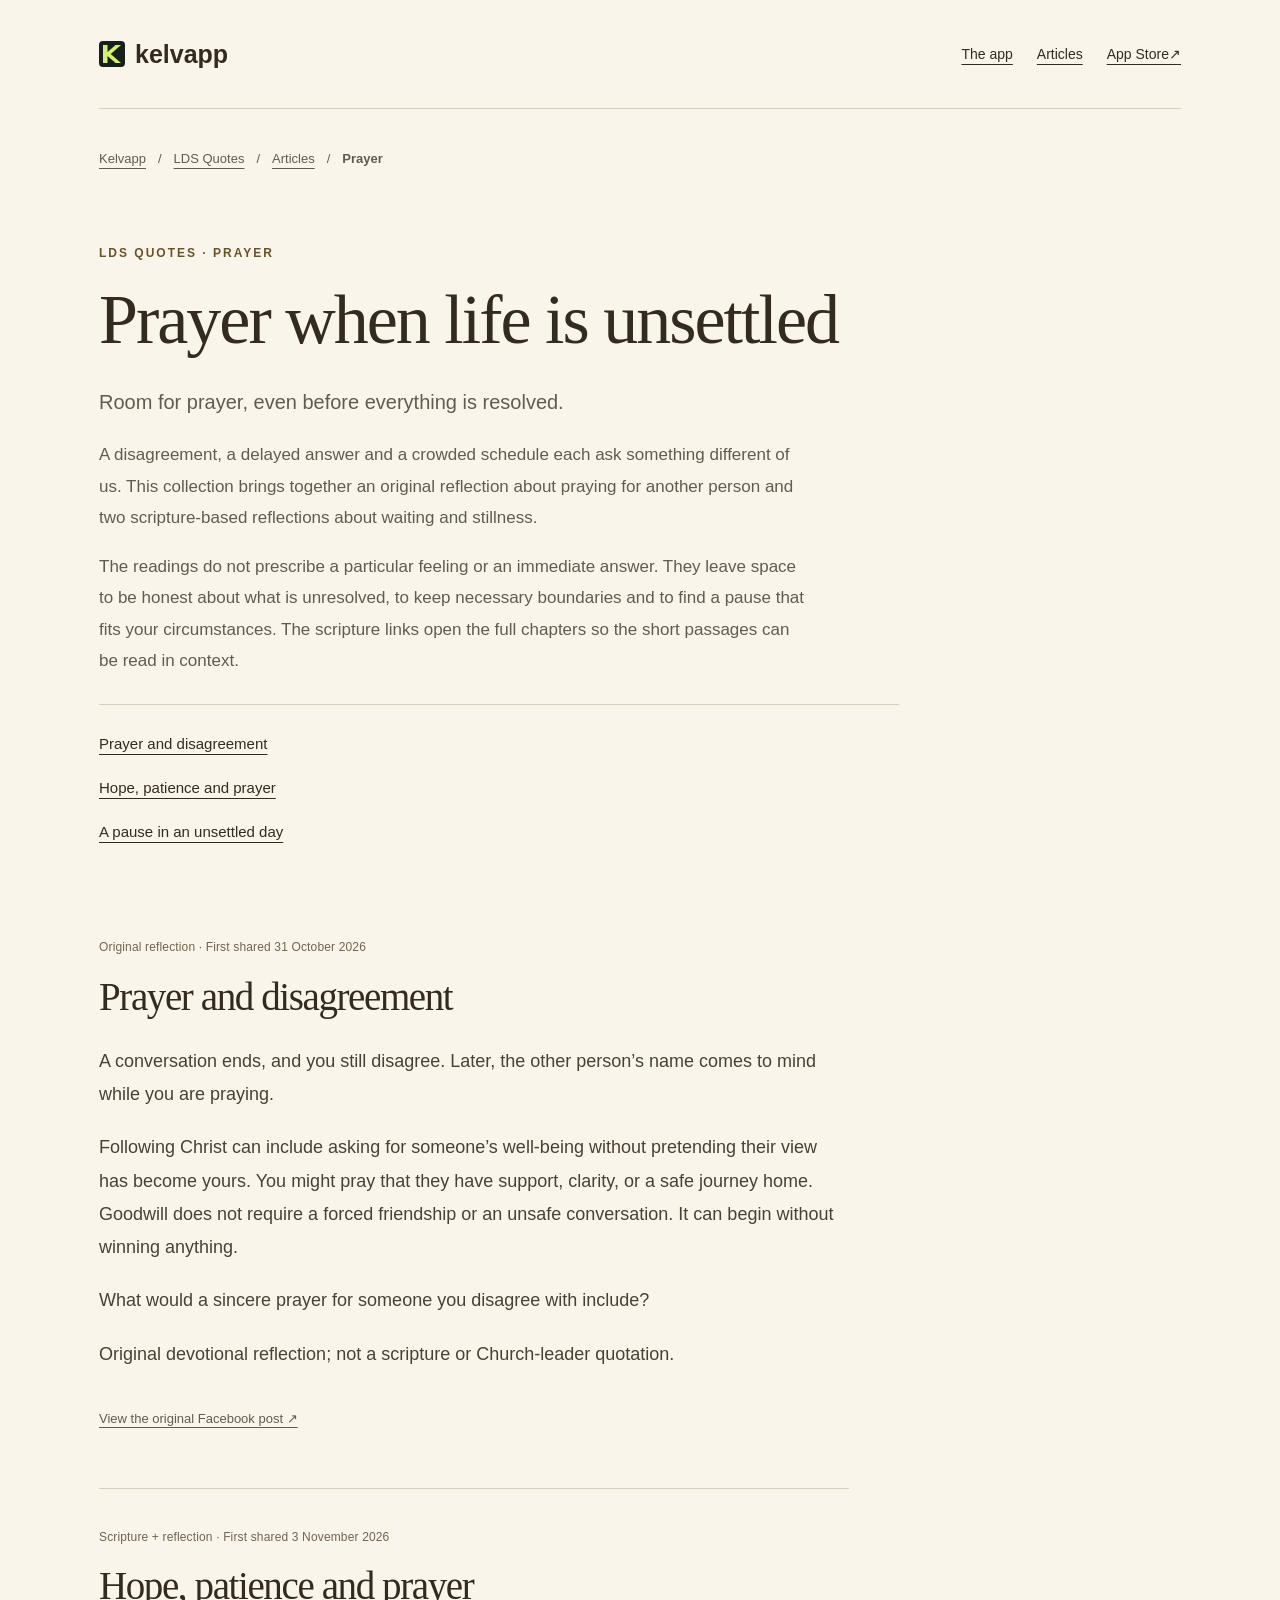
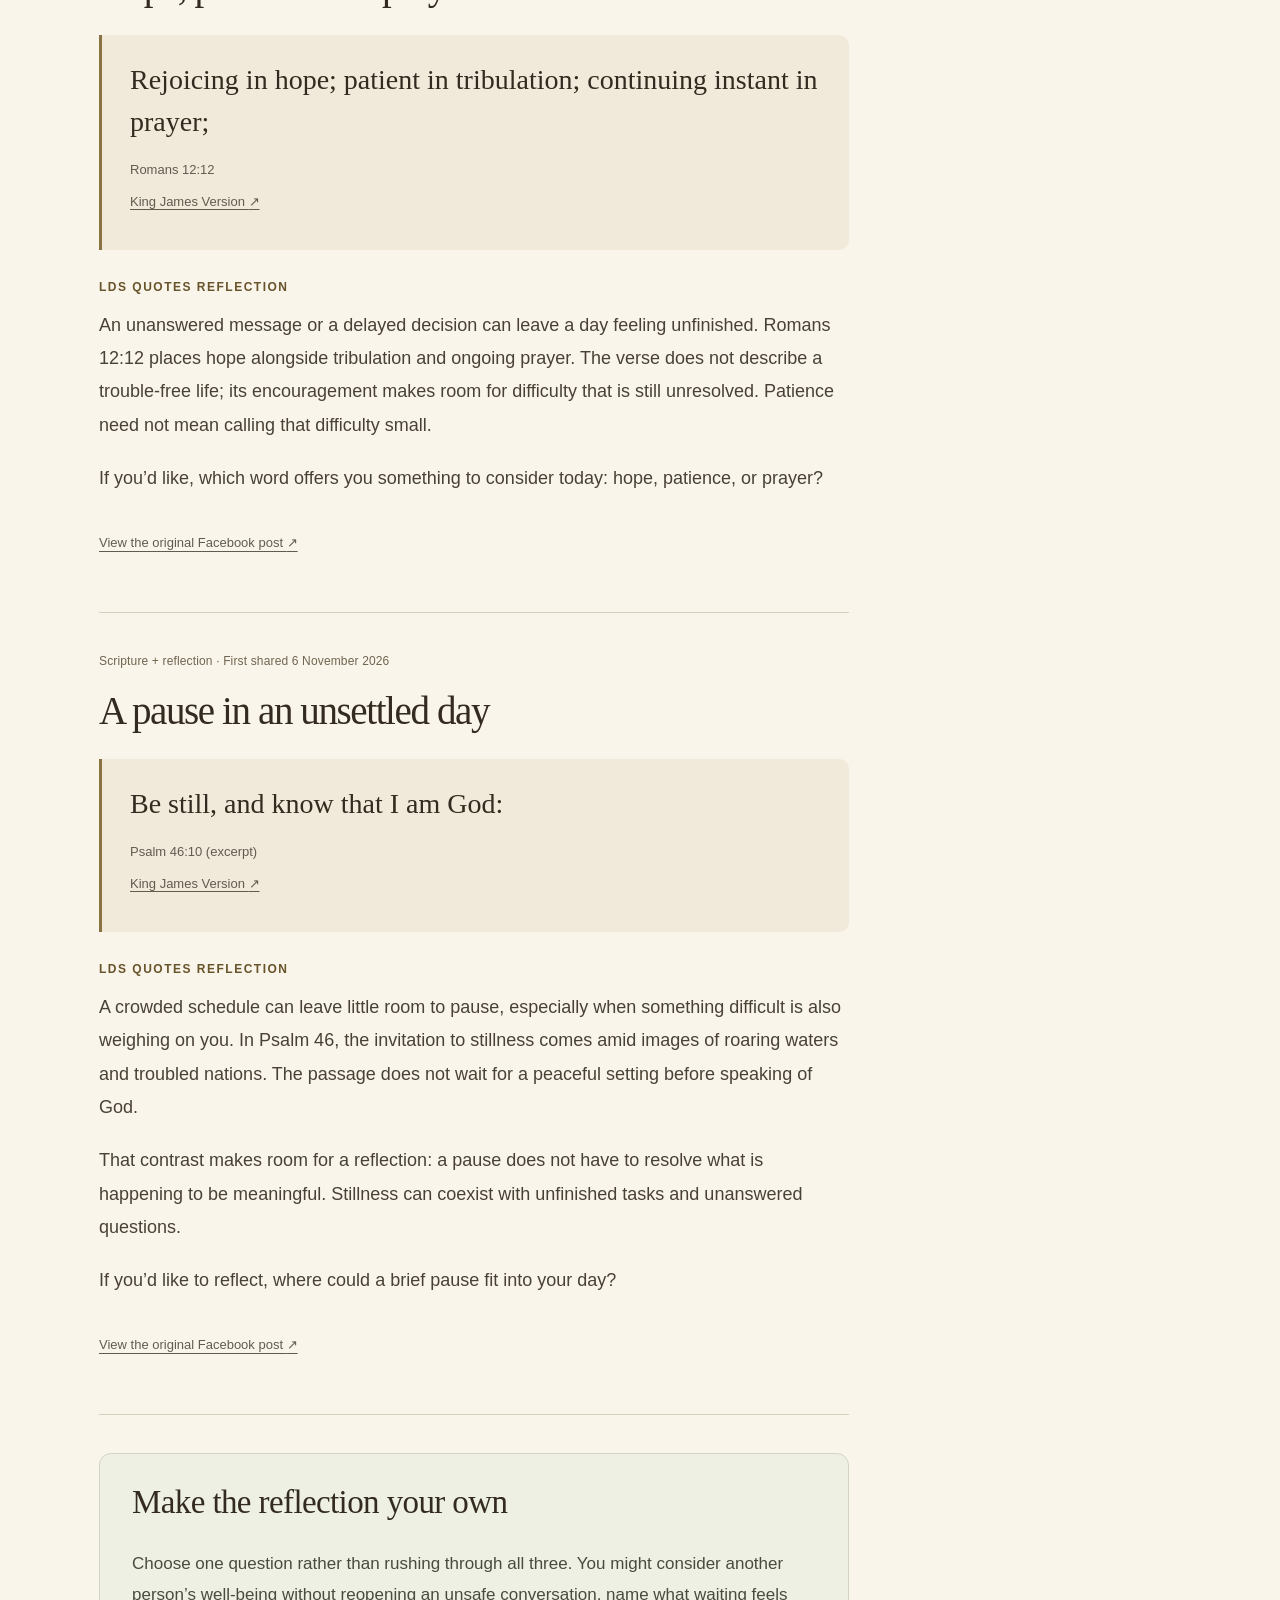
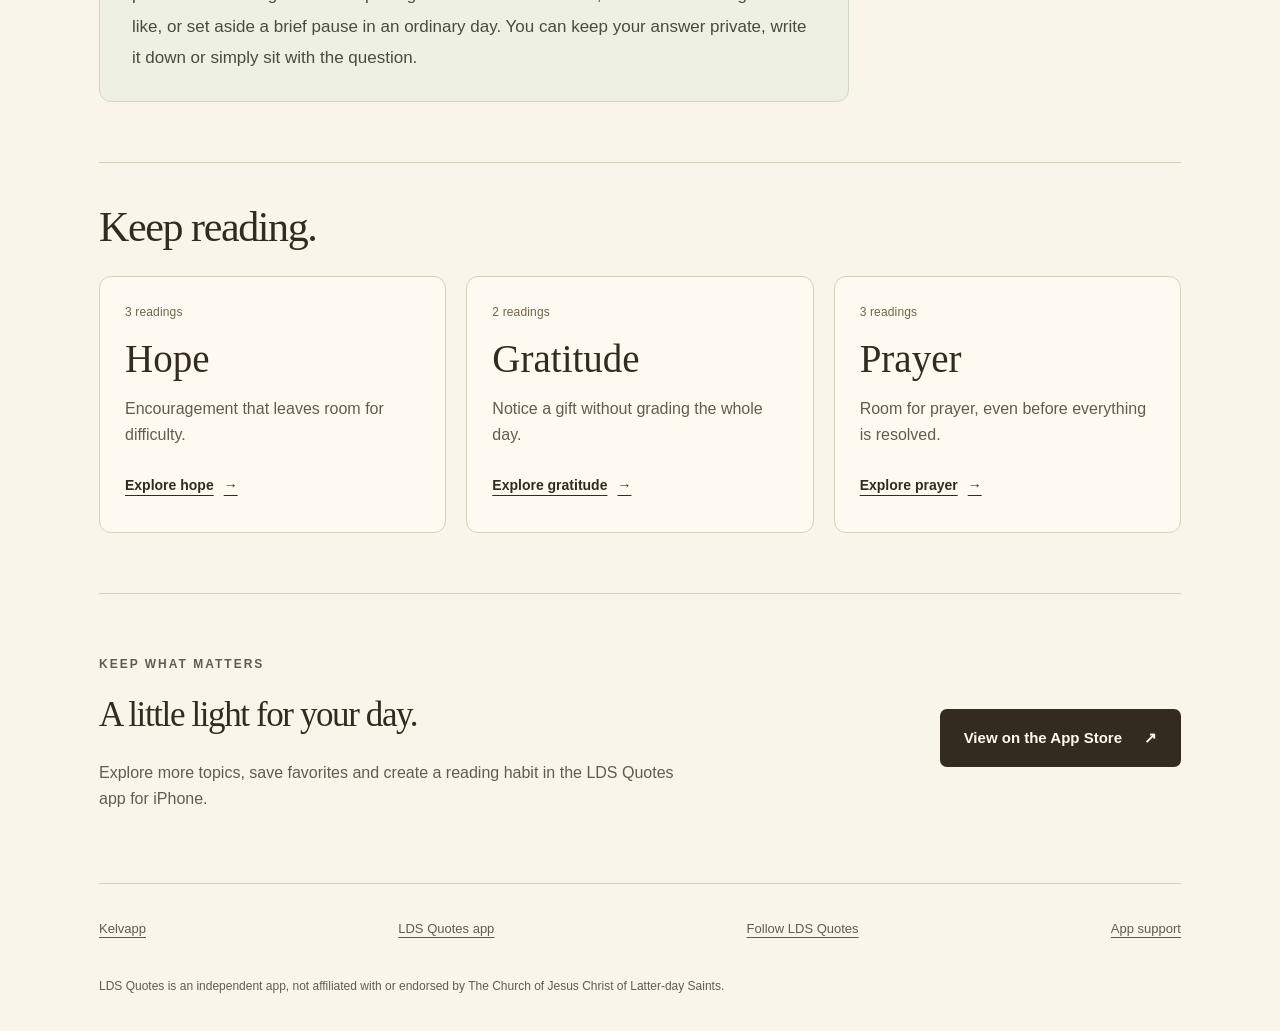
<file: _kelvapp/lds-quotes/read/prayer/index.html>
<!doctype html><html lang="en"><head><meta charset="utf-8"><meta name="viewport" content="width=device-width,initial-scale=1"><title>Prayer when life is unsettled | Kelvapp</title><meta name="description" content="LDS reflections on prayer during disagreement, waiting and busy days, with Romans 12:12, Psalm 46:10 and clear original-source links."><meta name="robots" content="index,follow"><link rel="canonical" href="https://kelvapp.com/lds-quotes/read/prayer/"><link rel="icon" href="../../../assets/kelvapp-k2-mark-citron.svg" type="image/svg+xml"><link rel="stylesheet" href="../../style.css"><link rel="stylesheet" href="../reading.css"><meta property="og:type" content="website"><meta property="og:site_name" content="Kelvapp"><meta property="og:title" content="Prayer when life is unsettled | Kelvapp"><meta property="og:description" content="LDS reflections on prayer during disagreement, waiting and busy days, with Romans 12:12, Psalm 46:10 and clear original-source links."><meta property="og:url" content="https://kelvapp.com/lds-quotes/read/prayer/"><meta property="og:image" content="https://kelvapp.com/assets/lds-quotes/social.png"><meta property="og:image:alt" content="LDS Quotes. A little light for your day."><meta name="twitter:card" content="summary_large_image"><meta name="twitter:title" content="Prayer when life is unsettled | Kelvapp"><meta name="twitter:description" content="LDS reflections on prayer during disagreement, waiting and busy days, with Romans 12:12, Psalm 46:10 and clear original-source links."><meta name="twitter:image" content="https://kelvapp.com/assets/lds-quotes/social.png"><script type="application/ld+json">{"@context": "https://schema.org", "@graph": [{"@type": "CollectionPage", "name": "Prayer when life is unsettled | Kelvapp", "description": "LDS reflections on prayer during disagreement, waiting and busy days, with Romans 12:12, Psalm 46:10 and clear original-source links.", "url": "https://kelvapp.com/lds-quotes/read/prayer/", "inLanguage": "en", "isPartOf": {"@type": "WebSite", "name": "Kelvapp", "url": "https://kelvapp.com/"}}, {"@type": "BreadcrumbList", "itemListElement": [{"@type": "ListItem", "position": 1, "name": "Kelvapp", "item": "https://kelvapp.com/"}, {"@type": "ListItem", "position": 2, "name": "LDS Quotes", "item": "https://kelvapp.com/lds-quotes/"}, {"@type": "ListItem", "position": 3, "name": "Articles", "item": "https://kelvapp.com/lds-quotes/read/"}, {"@type": "ListItem", "position": 4, "name": "Prayer", "item": "https://kelvapp.com/lds-quotes/read/prayer/"}]}]}</script></head><body class="reading-page"><a class="skip" href="#main">Skip to content</a><div class="wrap"><header><a class="brand" href="https://kelvapp.com/"><img src="../../../assets/kelvapp-k2-mark-citron.svg" width="26" height="26" alt="">kelvapp</a><nav aria-label="LDS Quotes"><a href="../../../../index.html">The app</a><a href="../index.html">Articles</a><a href="https://apps.apple.com/app/id1506121689">App Store <span aria-hidden="true">↗</span></a></nav></header><main id="main"><nav class="reading-breadcrumbs" aria-label="Breadcrumb"><a href="https://kelvapp.com/">Kelvapp</a><span aria-hidden="true">/</span><a href="../../../../index.html">LDS Quotes</a><span aria-hidden="true">/</span><a href="../index.html">Articles</a><span aria-hidden="true">/</span><span aria-current="page">Prayer</span></nav><section class="reading-hero reading-hero-topic"><p class="eyebrow">LDS QUOTES · PRAYER</p><h1>Prayer when life is unsettled</h1><p class="lead">Room for prayer, even before everything is resolved.</p><p>A disagreement, a delayed answer and a crowded schedule each ask something different of us. This collection brings together an original reflection about praying for another person and two scripture-based reflections about waiting and stillness.</p><p>The readings do not prescribe a particular feeling or an immediate answer. They leave space to be honest about what is unresolved, to keep necessary boundaries and to find a pause that fits your circumstances. The scripture links open the full chapters so the short passages can be read in context.</p><nav class="reading-jump" aria-label="Readings in this collection"><a href="#prayer-and-disagreement">Prayer and disagreement</a><a href="#hope-patience-and-prayer">Hope, patience and prayer</a><a href="#a-pause-in-an-unsettled-day">A pause in an unsettled day</a></nav></section><div class="reading-body"><article class="reading-entry" id="prayer-and-disagreement"><p class="reading-meta">Original reflection · First shared <time datetime="2026-10-31">31 October 2026</time></p><h2>Prayer and disagreement</h2><p>A conversation ends, and you still disagree. Later, the other person’s name comes to mind while you are praying.</p><p>Following Christ can include asking for someone’s well-being without pretending their view has become yours. You might pray that they have support, clarity, or a safe journey home. Goodwill does not require a forced friendship or an unsafe conversation. It can begin without winning anything.</p><p>What would a sincere prayer for someone you disagree with include?</p><p>Original devotional reflection; not a scripture or Church-leader quotation.</p><p class="reading-source"><a href="https://facebook.com/133736599830370_122250531626092518">View the original Facebook post <span aria-hidden="true">↗</span></a></p></article><article class="reading-entry" id="hope-patience-and-prayer"><p class="reading-meta">Scripture + reflection · First shared <time datetime="2026-11-03">3 November 2026</time></p><h2>Hope, patience and prayer</h2><figure class="reading-quotation"><blockquote><p>Rejoicing in hope; patient in tribulation; continuing instant in prayer;</p></blockquote><figcaption>Romans 12:12<br><a href="https://www.churchofjesuschrist.org/study/scriptures/nt/rom/12?lang=eng">King James Version <span aria-hidden="true">↗</span></a></figcaption></figure><p class="reading-label">LDS Quotes reflection</p><p>An unanswered message or a delayed decision can leave a day feeling unfinished. Romans 12:12 places hope alongside tribulation and ongoing prayer. The verse does not describe a trouble-free life; its encouragement makes room for difficulty that is still unresolved. Patience need not mean calling that difficulty small.</p><p>If you’d like, which word offers you something to consider today: hope, patience, or prayer?</p><p class="reading-source"><a href="https://facebook.com/133736599830370_122250937064092518">View the original Facebook post <span aria-hidden="true">↗</span></a></p></article><article class="reading-entry" id="a-pause-in-an-unsettled-day"><p class="reading-meta">Scripture + reflection · First shared <time datetime="2026-11-06">6 November 2026</time></p><h2>A pause in an unsettled day</h2><figure class="reading-quotation"><blockquote><p>Be still, and know that I am God:</p></blockquote><figcaption>Psalm 46:10 (excerpt)<br><a href="https://www.churchofjesuschrist.org/study/scriptures/ot/ps/46?lang=eng">King James Version <span aria-hidden="true">↗</span></a></figcaption></figure><p class="reading-label">LDS Quotes reflection</p><p>A crowded schedule can leave little room to pause, especially when something difficult is also weighing on you. In Psalm 46, the invitation to stillness comes amid images of roaring waters and troubled nations. The passage does not wait for a peaceful setting before speaking of God.</p><p>That contrast makes room for a reflection: a pause does not have to resolve what is happening to be meaningful. Stillness can coexist with unfinished tasks and unanswered questions.</p><p>If you’d like to reflect, where could a brief pause fit into your day?</p><p class="reading-source"><a href="https://facebook.com/133736599830370_122251563662092518">View the original Facebook post <span aria-hidden="true">↗</span></a></p></article><aside class="reading-practice"><h2>Make the reflection your own</h2><p>Choose one question rather than rushing through all three. You might consider another person’s well-being without reopening an unsafe conversation, name what waiting feels like, or set aside a brief pause in an ordinary day. You can keep your answer private, write it down or simply sit with the question.</p></aside></div><section class="reading-section" aria-labelledby="more-topics"><h2 id="more-topics">Keep reading.</h2><div class="reading-topics"><a class="reading-topic" href="../hope/index.html"><span class="reading-meta">3 readings</span><h3>Hope</h3><p>Encouragement that leaves room for difficulty.</p><span class="reading-link">Explore hope <span aria-hidden="true">→</span></span></a><a class="reading-topic" href="../gratitude/index.html"><span class="reading-meta">2 readings</span><h3>Gratitude</h3><p>Notice a gift without grading the whole day.</p><span class="reading-link">Explore gratitude <span aria-hidden="true">→</span></span></a><a class="reading-topic" href="index.html"><span class="reading-meta">3 readings</span><h3>Prayer</h3><p>Room for prayer, even before everything is resolved.</p><span class="reading-link">Explore prayer <span aria-hidden="true">→</span></span></a></div></section><aside class="reading-app"><div><p class="eyebrow">KEEP WHAT MATTERS</p><h2>A little light for your day.</h2><p>Explore more topics, save favorites and create a reading habit in the LDS Quotes app for iPhone.</p></div><a class="button" href="https://apps.apple.com/app/id1506121689">View on the App Store <span aria-hidden="true">↗</span></a></aside></main><footer><a href="https://kelvapp.com/">Kelvapp</a><a href="../../../../index.html">LDS Quotes app</a><a href="../../../../index.html#social">Follow LDS Quotes</a><a href="mailto:kelvin.vins@gmail.com">App support</a></footer><p class="independent">LDS Quotes is an independent app, not affiliated with or endorsed by The Church of Jesus Christ of Latter-day Saints.</p></div></body></html>
</file>
<file: _kelvapp/lds-quotes/style.css>
*{box-sizing:border-box}html{scroll-behavior:smooth;scroll-padding-top:30px}body{margin:0;background:#faf5eb;color:#342b20;font-family:Arial,sans-serif;line-height:1.6}a{color:inherit}a:focus-visible,summary:focus-visible{outline:3px solid #65501d;outline-offset:5px}.wrap{max-width:1280px;margin:auto;padding:0 64px}header{display:flex;justify-content:space-between;align-items:center;padding:32px 0;border-bottom:1px solid #d8cfbf}.brand{display:flex;align-items:center;gap:10px;font-size:25px;font-weight:700;text-decoration:none}.brand img{background:#16211e;padding:4px;border-radius:4px}nav{display:flex;gap:28px}nav a{font-size:14px;text-underline-offset:5px;min-height:44px;display:flex;align-items:center}.hero{display:grid;grid-template-columns:1.3fr 1fr;align-items:center;gap:60px;padding:64px 0 80px}.icon{border-radius:20px}.eyebrow{font-size:12px;font-weight:700;letter-spacing:2px;margin:25px 0 20px;color:#68542b}h1,h2,p{margin-top:0}h1{font-family:Georgia,serif;font-weight:400;font-size:clamp(52px,6.2vw,84px);line-height:1.06;letter-spacing:-3px;margin-bottom:28px}h1 em{color:#735c29;font-weight:400}.lead{font-size:20px;color:#625b50;line-height:1.7}.button{display:inline-flex;gap:22px;align-items:center;background:#342b20;color:#fffaf0;text-decoration:none;padding:17px 24px;border-radius:7px;font-size:15px;font-weight:700;min-height:54px;margin-top:18px}.button:hover{background:#55432b}.note,figcaption{font-size:12px;color:#6c6253;line-height:1.7}.note{margin-top:16px;max-width:400px}figure{margin:0}figure img{display:block;width:100%;height:auto;border-radius:24px}.hero-art{width:100%;max-width:335px;justify-self:center;transform:rotate(3deg)}figcaption{text-align:center;margin-top:12px}.features{display:grid;grid-template-columns:repeat(3,1fr);gap:45px;border-top:1px solid #d8cfbf;border-bottom:1px solid #d8cfbf;padding:45px 0}.number{font-size:12px;color:#68542b}h2{font-family:Georgia,serif;font-size:48px;line-height:1.15;font-weight:400;letter-spacing:-1.4px;margin-bottom:24px}.features h2{font-family:Arial,sans-serif;font-size:21px;letter-spacing:-.5px;margin:15px 0 10px}.features p{font-size:15px;color:#625b50;margin-bottom:0}.editorial,.habit{display:grid;grid-template-columns:1fr 1fr;gap:100px;align-items:center;padding:90px 0}.editorial figure,.habit figure{max-width:300px;justify-self:center}.editorial ol{padding-left:20px;max-width:430px;color:#625b50}.editorial li{padding-left:8px;margin-bottom:24px}.editorial strong{color:#342b20}.habit{border-top:1px solid #d8cfbf}.habit .lead{max-width:390px}.questions{max-width:800px;margin:20px auto 80px}.questions details{border-bottom:1px solid #d8cfbf;padding:20px 0}.questions summary{cursor:pointer;font-weight:700;min-height:44px;display:list-item;align-content:center}.questions details p{color:#625b50;margin:12px 0 4px}.closing{text-align:center;border-top:1px solid #d8cfbf;padding:65px 0 80px}footer{border-top:1px solid #d8cfbf;padding:24px 0 40px;display:flex;justify-content:space-between;font-size:13px;color:#625b50}.skip{position:absolute;left:15px;top:-80px;background:#342b20;color:white;padding:12px;z-index:10}.skip:focus{top:10px}@media(max-width:800px){.wrap{padding:0 28px}.hero{gap:25px}h1{font-size:58px}.lead{font-size:17px}.editorial,.habit{gap:40px}.features{gap:25px}h2{font-size:40px}}@media(max-width:600px){.wrap{padding:0 24px}header{padding:20px 0}.brand{font-size:21px}nav{gap:16px}nav a{font-size:12px}.hero{grid-template-columns:1fr;padding:42px 0 48px;gap:38px}h1{font-size:62px;letter-spacing:-2px}.hero-art{max-width:280px;transform:rotate(2deg)}.icon{width:64px;height:64px;border-radius:16px}.features{grid-template-columns:1fr;gap:30px}.editorial,.habit{grid-template-columns:1fr;padding:55px 0;gap:30px}.editorial figure,.habit figure{max-width:260px}.habit figure{order:2}h2{font-size:42px}.questions{margin:15px auto 55px}.closing{padding:45px 0 55px}footer{flex-direction:column;gap:10px}}@media(prefers-reduced-motion:reduce){html{scroll-behavior:auto}}/* Keep navigation usable when readers enlarge text. */
header{flex-wrap:wrap;gap:12px}nav{flex-wrap:wrap;max-width:100%}
.skip{max-width:calc(100vw - 30px);overflow-wrap:anywhere}
.hero>*{min-width:0}h1,h2{overflow-wrap:anywhere}

.social-proof{margin-top:25px;border-top:1px solid #d8cfbf;padding-top:18px}.social-proof p{margin-bottom:0}.social-proof .note{margin-top:4px}

.category-guide{border-bottom:1px solid #d8cfbf}.category-guide p{color:#625b50}.category-guide a{display:inline-block;min-height:44px;margin-top:12px}.independent{font-size:12px;max-width:730px;color:#625b50;margin:0 0 35px}footer{flex-wrap:wrap;gap:15px}
</file>
<file: _kelvapp/lds-quotes/read/reading.css>
.reading-preview{padding:64px 0;border-bottom:1px solid #d8cfbf}.reading-preview-head{display:flex;align-items:flex-end;justify-content:space-between;gap:28px;margin-bottom:28px}.reading-preview-head h2{font-size:42px;max-width:650px}.reading-preview-head p{color:#625b50}.reading-preview-head .reading-link{flex-shrink:0}.reading-cards,.reading-topics{display:grid;grid-template-columns:repeat(3,minmax(0,1fr));gap:20px}.reading-card,.reading-topic{padding:25px;border:1px solid #d8cfbf;background:#fffaf1;border-radius:12px}.reading-card{display:flex;flex-direction:column;min-width:0}.reading-card h3{font:400 25px/1.3 Georgia,serif;margin:0 0 17px;letter-spacing:-.3px}.reading-card>p:not(.reading-meta){font-size:15px;color:#625b50}.reading-meta{font:500 12px/1.7 Arial,sans-serif;color:#70644f;letter-spacing:.15px;margin:0 0 16px}.reading-link{display:inline-flex;align-items:center;min-height:44px;gap:10px;font-size:14px;font-weight:700;text-underline-offset:5px;line-height:1.5}.reading-card .reading-link{margin-top:auto;align-self:flex-start}.reading-page .wrap{max-width:1210px}.reading-page header nav{gap:24px}.reading-page nav [aria-current=page]{font-weight:700}.reading-breadcrumbs{display:flex;flex-wrap:wrap;align-items:center;gap:6px 12px;padding-top:28px;color:#625b50;font-size:13px}.reading-breadcrumbs a{font-size:13px}.reading-hero{max-width:800px;padding:38px 0 45px}.reading-hero h1{font-size:clamp(47px,6.8vw,78px);letter-spacing:-2px;max-width:800px}.reading-hero h1 em{color:#735c29;font-weight:400}.reading-hero>p:not(.eyebrow){max-width:710px}.reading-hero>p:not(.lead):not(.eyebrow){font-size:17px;color:#625b50;line-height:1.85}.reading-hero-topic{max-width:800px}.reading-hero-topic h1{max-width:800px;font-size:clamp(45px,5.8vw,70px)}.reading-section{padding:40px 0 60px;border-top:1px solid #d8cfbf}.reading-section h2{font-size:42px}.reading-topic{display:flex;flex-direction:column;color:#342b20;text-decoration:none;transition:background .15s}.reading-topic:hover{background:#f3ead9}.reading-topic h3{font:400 39px/1.1 Georgia,serif;margin:0 0 15px}.reading-topic>p{color:#625b50;font-size:16px}.reading-topic .reading-link{margin-top:auto;text-decoration:underline}.reading-featured{padding:40px 0 0;border-top:1px solid #d8cfbf}.reading-body,.reading-entry,.reading-method{max-width:750px}.reading-entry{padding:38px 0 45px;border-bottom:1px solid #d8cfbf;scroll-margin-top:28px}.reading-featured .reading-entry{padding-top:12px}.reading-entry h2{font-size:39px;line-height:1.2;max-width:730px}.reading-entry>p:not(.reading-meta):not(.reading-label):not(.reading-source){font-size:18px;line-height:1.85;color:#494135;margin-bottom:20px}.reading-quotation{padding:24px 28px;margin:25px 0 28px;border-left:3px solid #897345;background:#f1e9da;border-radius:0 10px 10px 0}.reading-quotation blockquote{margin:0}.reading-quotation blockquote p{font:400 28px/1.5 Georgia,serif;margin:0 0 15px}.reading-quotation figcaption{text-align:left;font-size:13px;color:#625b50;line-height:1.8}.reading-quotation a{display:inline-block;min-height:44px;padding:8px 0;text-underline-offset:3px}.reading-label{font-size:12px;font-weight:700;letter-spacing:1.5px;text-transform:uppercase;color:#68542b}.reading-source{margin:28px 0 0;font-size:13px;color:#625b50}.reading-source a{display:inline-block;min-height:44px;padding:10px 0;text-underline-offset:4px}.reading-jump{display:flex;flex-direction:column;gap:0;margin-top:28px;border-top:1px solid #d8cfbf;padding-top:17px}.reading-jump a{font-size:15px;min-height:44px;align-self:flex-start}.reading-practice{background:#edf0e3;border:1px solid #d1d6c2;padding:28px 32px;margin:38px 0 60px;border-radius:12px}.reading-practice h2,.reading-method h2{font-size:33px;line-height:1.25;letter-spacing:-.6px}.reading-practice p,.reading-method p,.reading-method li{font-size:17px;line-height:1.85;color:#494b3f}.reading-practice p:last-child{margin-bottom:0}.reading-method{padding:50px 0}.reading-method h3{font:400 26px/1.4 Georgia,serif;margin:30px 0 15px}.reading-method ol{padding-left:24px}.reading-method li{padding-left:5px;margin:10px 0}.reading-app{padding:36px 0 55px;border-top:1px solid #d8cfbf;display:flex;justify-content:space-between;align-items:center;gap:30px}.reading-app>div{max-width:580px}.reading-app h2{font-size:35px;line-height:1.2}.reading-app p{color:#625b50}.reading-app .button{flex-shrink:0}.reading-page footer a{min-height:44px;display:inline-flex;align-items:center;text-underline-offset:4px}.reading-page footer{padding-bottom:25px}.reading-page h1,.reading-page h2,.reading-card h3{overflow-wrap:normal;word-break:normal}.reading-page a{overflow-wrap:anywhere}.reading-page a:focus-visible,.reading-preview a:focus-visible{outline:3px solid #65501d;outline-offset:5px}.reading-page *{min-width:0}
@media(max-width:900px){.reading-preview-head{align-items:flex-start;flex-direction:column;gap:4px}.reading-cards{gap:14px}.reading-card{padding:20px}.reading-card h3{font-size:23px}.reading-app{align-items:flex-start;flex-direction:column;gap:5px}.reading-topics{gap:14px}.reading-topic{padding:22px}.reading-topic h3{font-size:34px}}
@media(max-width:650px){.reading-cards,.reading-topics{grid-template-columns:1fr}.reading-preview{padding:45px 0}.reading-preview-head h2{font-size:36px}.reading-card{padding:24px}.reading-card h3{font-size:26px}.reading-card>p:not(.reading-meta){font-size:16px}.reading-page header{align-items:flex-start}.reading-page header nav{gap:6px 20px}.reading-page header nav a{font-size:13px}.reading-breadcrumbs{padding-top:20px;gap:3px 9px}.reading-hero{padding:20px 0 32px}.reading-hero h1{font-size:52px;letter-spacing:-1.7px}.reading-hero-topic h1{font-size:47px}.reading-hero .lead{font-size:20px}.reading-section{padding:30px 0 40px}.reading-section h2{font-size:36px}.reading-entry{padding:30px 0}.reading-entry h2{font-size:33px}.reading-quotation{padding:20px;margin:22px 0}.reading-quotation blockquote p{font-size:25px}.reading-entry>p:not(.reading-meta):not(.reading-label):not(.reading-source){font-size:17px}.reading-practice{padding:24px;margin-bottom:40px}.reading-practice h2,.reading-method h2{font-size:30px}.reading-app{padding:30px 0 40px}.reading-app h2{font-size:32px}.reading-method{padding:38px 0}.reading-topic{padding:24px}.reading-topic h3{font-size:37px}}
@media(prefers-reduced-motion:reduce){.reading-topic{transition:none}}
</file>
<file: _kelvapp/lds-quotes/read/instagram.css>
.instagram-section{border-top:1px solid #d8cfbf;padding:40px 0 55px;display:grid;grid-template-columns:minmax(0,.9fr) minmax(0,1.1fr);gap:38px;align-items:start}.instagram-intro{max-width:570px}.instagram-intro h2{font-size:42px;line-height:1.2}.instagram-intro>p{font-size:17px;color:#625b50;line-height:1.8}.instagram-intro .instagram-privacy,.instagram-status{font-size:13px;line-height:1.7}.instagram-load{font:700 14px/1.5 Arial,sans-serif;min-height:48px;padding:12px 18px;border:1px solid #735c29;border-radius:6px;background:#735c29;color:#fff;cursor:pointer}.instagram-load:focus-visible{outline:3px solid #65501d;outline-offset:4px}.instagram-load:disabled{cursor:default;background:#625b50;border-color:#625b50}.instagram-preview{width:100%;max-width:658px;min-width:0}.instagram-preview .instagram-media{min-width:0!important;max-width:100%!important;width:100%!important;margin:0!important;box-sizing:border-box}.instagram-preview iframe{max-width:100%!important;min-width:0!important}.instagram-preview[hidden],.instagram-load[hidden]{display:none}.instagram-preview blockquote{margin:0;padding:22px;border:1px solid #d8cfbf;border-radius:8px;background:#fffaf1}.instagram-preview a{overflow-wrap:anywhere}.instagram-status:empty{display:none}@media(max-width:800px){.instagram-section{grid-template-columns:1fr;gap:24px}}@media(max-width:650px){.instagram-section{padding:30px 0 40px}.instagram-intro h2{font-size:36px}}
</file>
<file: _kelvapp/assets/guides/guide.css>
*{box-sizing:border-box}html{scroll-behavior:smooth}body{margin:0;background:#f7f7f0;color:#20372e;font:18px/1.7 -apple-system,BlinkMacSystemFont,"Segoe UI",sans-serif}a{color:#245b44;text-underline-offset:.2em}a:hover{color:#111f18}a:focus-visible{outline:3px solid #587b25;outline-offset:5px}.wrap{width:min(1120px,calc(100% - 48px));margin:auto}.site-header{display:flex;flex-wrap:wrap;align-items:center;justify-content:space-between;gap:20px;padding:24px 0;border-bottom:1px solid #d9e0d5}.brand{font-size:25px;font-weight:750;letter-spacing:-1px;text-decoration:none}.site-header nav{display:flex;gap:22px;font-size:15px}.skip{position:absolute;top:-80px;left:20px;background:white;padding:10px;z-index:10}.skip:focus{top:10px}.crumb{font-size:14px;margin:28px 0 18px;color:#53675b}.article-head{max-width:900px;padding:16px 0 26px}.eyebrow{font-size:12px;font-weight:750;letter-spacing:.13em;text-transform:uppercase;color:#536b40}h1{font-size:clamp(35px,5.1vw,60px);line-height:1.1;letter-spacing:-.045em;margin:12px 0 22px;overflow-wrap:break-word}h2{font-size:clamp(25px,3vw,33px);line-height:1.22;letter-spacing:-.025em;margin:48px 0 18px}h3{font-size:22px;line-height:1.3;margin:30px 0 14px}.dek{font-size:21px;line-height:1.5;max-width:780px;color:#486050}.byline{font-size:14px;color:#59695e}.hero{margin:0 0 44px}.hero img{display:block;width:100%;height:auto;aspect-ratio:2/1;object-fit:cover;border-radius:18px;background:#dce4d5}.hero figcaption{font-size:12px;color:#607065;margin:10px 0}.article-layout{display:grid;grid-template-columns:minmax(0,740px) 1fr;gap:64px;align-items:start}.article-body p{margin:0 0 22px}.article-body h2:first-child{margin-top:0}.article-body li{margin:10px 0}.article-body strong{font-weight:700}.article-body blockquote{border-left:3px solid #a5b86a;margin:24px 0;padding:10px 24px;background:#edf1e7}.article-body code{font-size:.85em;background:#e8ecdf;padding:2px 5px;border-radius:4px;overflow-wrap:anywhere}.article-body pre{white-space:pre-wrap;overflow-wrap:anywhere}.sidebar{position:sticky;top:25px;background:#e9eedf;padding:24px;border-radius:14px;font-size:14px}.sidebar h2{font-size:17px;margin:0 0 16px;letter-spacing:0}.sidebar ol{padding-left:20px;margin:0}.sidebar li{margin:10px 0}.sidebar a{text-decoration:none}.next{margin:50px 0 32px;padding:28px;border-radius:15px;background:#20372e;color:#f7f7f0}.next h2{font-size:25px;margin:0 0 12px;color:inherit}.next p{margin:0 0 18px}.next a{color:#dcef9a}.foot{font-size:14px;border-top:1px solid #d9e0d5;margin-top:64px;padding:24px 0 38px;display:flex;justify-content:space-between;gap:18px;flex-wrap:wrap}.cards{display:grid;grid-template-columns:repeat(3,minmax(0,1fr));gap:24px}.card{border:1px solid #d7dfd0;border-radius:16px;overflow:hidden;background:white}.card img{width:100%;height:auto;aspect-ratio:16/9;object-fit:cover;display:block}.card-inner{padding:22px}.card h2{font-size:24px;margin:10px 0 14px}.card p{font-size:15px;line-height:1.55;margin:0 0 16px}.card .eyebrow{font-size:11px;margin:0}.card a{font-weight:650}.index-head{padding:50px 0 30px;max-width:800px}.more{padding-top:20px}.more li{margin:8px 0}@media(max-width:950px){.article-layout{grid-template-columns:minmax(0,1fr);gap:0}.sidebar{display:none}.article-body{max-width:760px}.cards{grid-template-columns:repeat(2,minmax(0,1fr))}}@media(max-width:600px){body{font-size:17px}.wrap{width:calc(100% - 32px)}.site-header{padding:20px 0}.site-header nav{gap:14px;font-size:14px}.article-head{padding:8px 0 20px}.dek{font-size:19px}.hero{margin-bottom:32px}.hero img{aspect-ratio:4/3;border-radius:12px}.cards{grid-template-columns:1fr}.index-head{padding-top:30px}.next{padding:22px}.foot{margin-top:45px}}@media(prefers-reduced-motion:reduce){html{scroll-behavior:auto}}
/* Mobile touch targets; article inline links keep their normal reading flow. */
@media (max-width: 600px) {
  .site-header nav { flex-wrap: wrap; gap: 4px 20px; width: 100%; }
  .site-header .brand, .site-header nav a { display: inline-flex; align-items: center; min-height: 44px; }
  .foot a { display: inline-flex; align-items: center; min-height: 44px; }
  .article-layout > *, .cards > * { min-width: 0; }
  .article-body a, .crumb { overflow-wrap: anywhere; }
}
</file>
